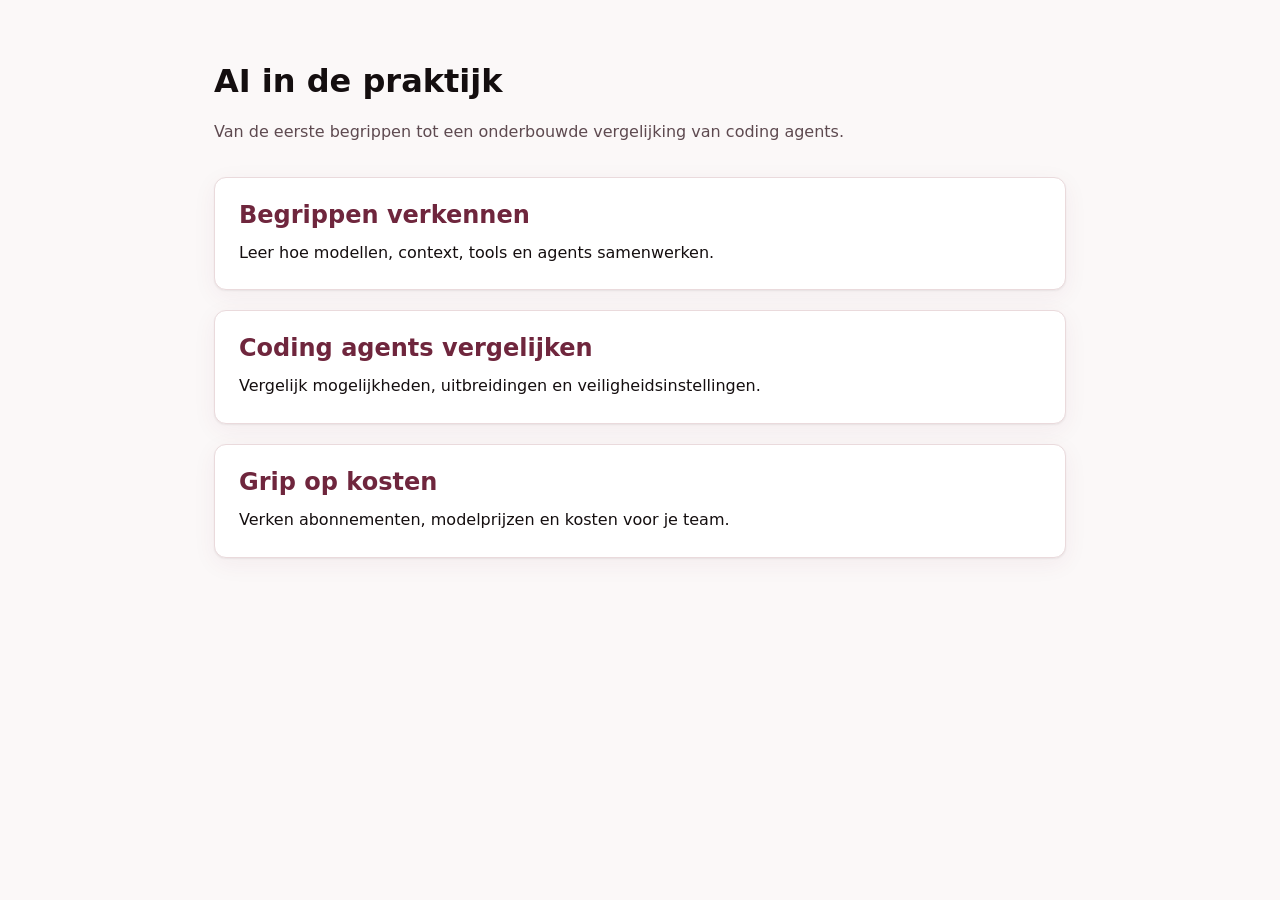
<file: index.html>
<!doctype html>
<html lang="nl">
<head>
  <meta charset="utf-8">
  <meta name="viewport" content="width=device-width, initial-scale=1">
  <meta name="description" content="Leer AI-begrippen kennen en vergelijk de mogelijkheden en kosten van coding agents.">
  <title>AI in de praktijk</title>
  <link rel="stylesheet" href="ai-basics/begrippen-interactief/css/basis.css">
  <style>
    body { margin: 0; }
    main { max-width: 900px; margin: 0 auto; padding: 64px 24px; }
    h1 { margin-bottom: 20px; }
    .inleiding { color: var(--muted); margin-bottom: 32px; }
    nav { display: grid; gap: 20px; }
    nav a { display: block; padding: 24px; border: 1px solid var(--line); border-radius: 12px; background: var(--surface); color: var(--ink); text-decoration: none; box-shadow: var(--shadow); }
    nav a:hover { border-color: var(--accent); }
    h2 { color: var(--deep-ink); margin-bottom: 12px; font-size: 24px; }
  </style>
</head>
<body>
  <main>
    <h1>AI in de praktijk</h1>
    <p class="inleiding">Van de eerste begrippen tot een onderbouwde vergelijking van coding agents.</p>
    <nav aria-label="Documentatie">
      <a href="ai-basics/begrippen-interactief/">
        <h2>Begrippen verkennen</h2>
        <p>Leer hoe modellen, context, tools en agents samenwerken.</p>
      </a>
      <a href="agent-comparison/">
        <h2>Coding agents vergelijken</h2>
        <p>Vergelijk mogelijkheden, uitbreidingen en veiligheidsinstellingen.</p>
      </a>
      <a href="cost/">
        <h2>Grip op kosten</h2>
        <p>Verken abonnementen, modelprijzen en kosten voor je team.</p>
      </a>
    </nav>
  </main>
</body>
</html>
</file>
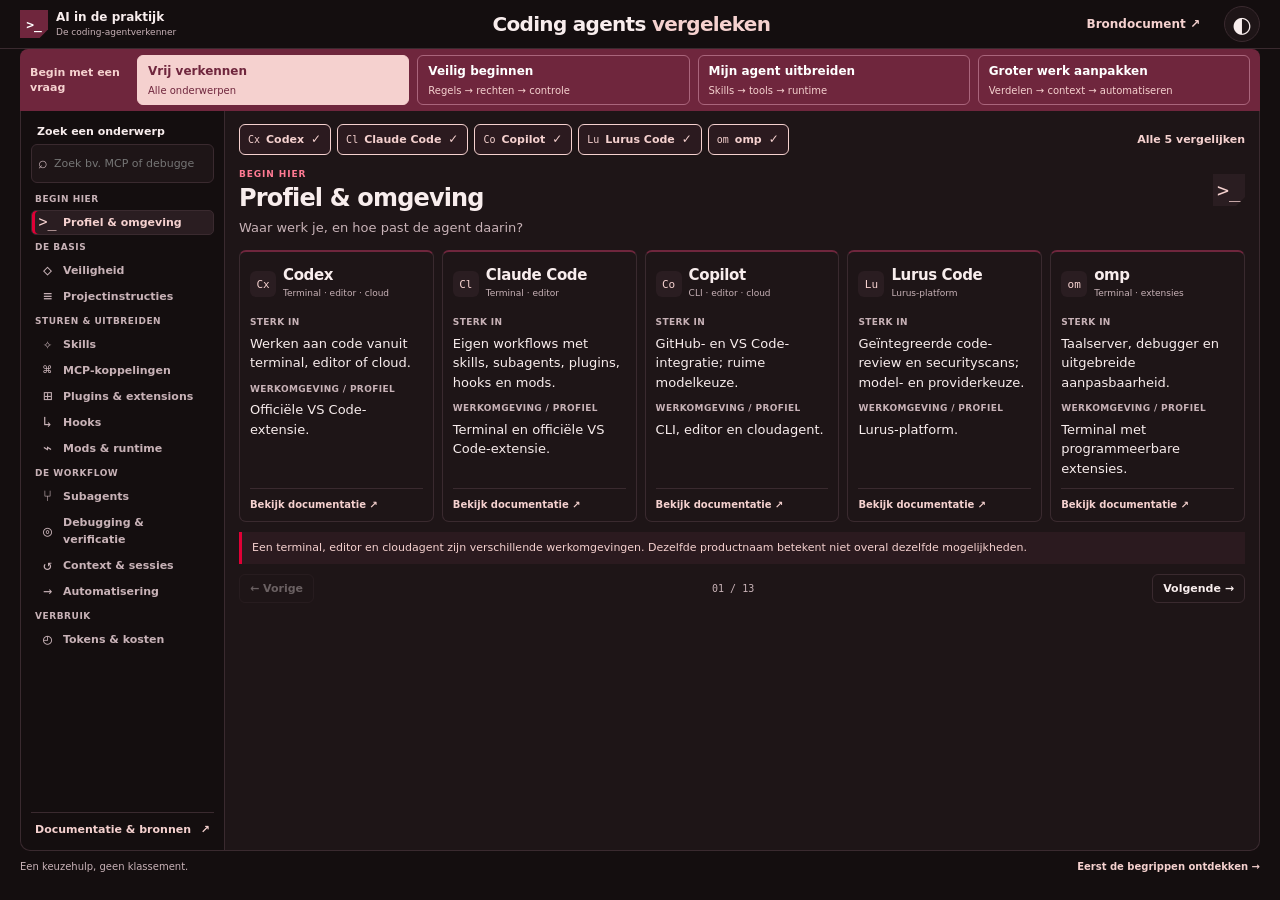
<file: agent-comparison/index.html>
<!doctype html>
<html lang="nl" data-theme="dark">
<head>
<meta charset="utf-8">
<meta name="viewport" content="width=device-width, initial-scale=1">
<title>Coding agents — vergelijk je werkwijze</title>
<meta name="description" content="Verken vijf coding agents met interactieve vergelijkingskaarten en routes rond veiligheid, uitbreidingen en samenwerken.">
<link rel="stylesheet" href="../ai-basics/begrippen-interactief/css/basis.css">
<link rel="stylesheet" href="css/vergelijking.css">
<script src="js/vergelijking.js" defer></script>
</head>
<body>
<a class="overslaan" href="#werkbank">Naar de vergelijking</a>
<header class="site-kop">
  <a class="site-naam" href="../ai-basics/begrippen-interactief/index.html"><span class="terminal-merk" aria-hidden="true">&gt;_</span><span>AI in de praktijk<small>De coding-agentverkenner</small></span></a>
  <h1>Coding agents <em>vergeleken</em></h1>
  <div class="kop-acties"><a href="Coding-agents-vergelijking-NL.md">Brondocument ↗</a><button id="thema" class="icoon-knop" type="button" aria-label="Lichte weergave inschakelen" hidden>◐</button></div>
</header>
<main>

  <section id="verkenner" hidden aria-label="Interactieve agentvergelijking">
    <div class="route-balk"><span class="route-label">Begin met een vraag</span><div id="routes" class="routes" role="group" aria-label="Kies een verkenroute"></div></div>
    <div class="werkbank" id="werkbank" tabindex="-1">
      <aside class="onderwerpen">
        <label class="zoek-label" for="zoekterm">Zoek een onderwerp</label>
        <div class="zoekvak"><span aria-hidden="true">⌕</span><input type="search" id="zoekterm" placeholder="Zoek bv. MCP of debugger" autocomplete="off"></div>
        <nav id="onderwerplijst" aria-label="Vergelijkingsonderwerpen"></nav>
        <p id="zoek-status" class="noot" role="status"></p>
        <button class="zij-bronnen" id="alle-bronnen" type="button">Documentatie & bronnen <span aria-hidden="true">↗</span></button>
      </aside>
      <div class="vergelijk-ruimte">
        <div class="selectie-balk">
          <div id="agentkeuze" class="agentkeuze" role="group" aria-label="Agents in de vergelijking"></div>
          <button class="tekst-knop" id="alle-agents" type="button">Alle 5 vergelijken</button>
        </div>
        <div id="route-stappen" class="route-stappen" hidden aria-label="Stappen in de verkenroute"></div>
        <section class="onderwerp-paneel" aria-labelledby="onderwerp-titel">
          <div class="paneel-kop"><div><p class="eyebrow" id="onderwerp-groep"></p><h2 id="onderwerp-titel"></h2></div><span class="onderwerp-symbool" id="onderwerp-symbool" aria-hidden="true"></span></div>
          <p class="onderwerp-vraag" id="onderwerp-vraag"></p>
          <div id="agentkaarten" class="agentkaarten" role="region" aria-label="Vergelijkingskaarten"></div>
          <div id="leeg" class="lege-staat" hidden><h3>Wie zet je naast elkaar?</h3><p>Selecteer hierboven minstens één agent om dit onderwerp te verkennen.</p><button class="knop primair" id="herstel-agents" type="button">Toon alle agents</button></div>
          <p class="aandachtspunt" id="aandachtspunt"></p>
          <div class="paneel-voet"><button class="stap-knop" id="vorige" type="button">← Vorige</button><span id="voortgang"></span><button class="stap-knop" id="volgende" type="button">Volgende →</button></div>
        </section>
        <p id="melding" class="sr-only" role="status" aria-live="polite" aria-atomic="true"></p>
      </div>
    </div>
  </section>

  <!-- De oorspronkelijke inhoud voedt de kaarten en blijft zonder JavaScript leesbaar. -->
  <div id="broninhoud">
    <noscript><p class="aandachtspunt">JavaScript is uitgeschakeld. Hieronder staat de volledige vergelijking als leestekst.</p></noscript>
<article class="vergelijk-kaart">
<h3>Profiel en werkomgeving</h3>
<div class="tabel-scroll" role="region" aria-label="Profiel en werkomgeving" tabindex="0">
<table><caption class="sr-only">Profiel en werkomgeving</caption>
<thead>
<tr><th scope="col">Agent</th><th scope="col">Sterk in</th><th scope="col">Werkomgeving / profiel</th></tr>
</thead>
<tbody>
<tr data-agent="Codex"><th scope="row">Codex</th><td>Werken aan code vanuit terminal, editor of cloud.</td><td>Officiële VS Code-extensie.</td></tr>

<tr data-agent="Claude Code"><th scope="row">Claude Code</th><td>Eigen workflows met skills, subagents, plugins, hooks en mods.</td><td>Terminal en officiële VS Code-extensie.</td></tr>

<tr data-agent="Copilot"><th scope="row">Copilot</th><td>GitHub- en VS Code-integratie; ruime modelkeuze.</td><td>CLI, editor en cloudagent.</td></tr>

<tr data-agent="Lurus Code"><th scope="row">Lurus Code</th><td>Geïntegreerde code-review en securityscans; model- en providerkeuze.</td><td>Lurus-platform.</td></tr>

<tr data-agent="omp"><th scope="row">omp</th><td>Taalserver, debugger en uitgebreide aanpasbaarheid.</td><td>Terminal met programmeerbare extensies.</td></tr>
</tbody></table>
</div></article>
<article class="vergelijk-kaart">
<h3>Veiligheid</h3>
<div class="tabel-scroll" role="region" aria-label="Veiligheid" tabindex="0">
<table><caption class="sr-only">Veiligheid</caption>
<thead>
<tr><th scope="col">Agent</th><th scope="col">Belangrijkste verschil</th></tr>
</thead>
<tbody>
<tr data-agent="Codex"><th scope="row">Codex</th><td>Afzonderlijke instellingen voor sandbox en goedkeuring; schrijfbevoegdheid is geen goedkeuring per edit. <a href="https://learn.chatgpt.com/docs/agent-approvals-security.md">Veiligheidsinstellingen</a></td></tr>

<tr data-agent="Claude Code"><th scope="row">Claude Code</th><td>Planmodus en instelbare toolrechten; mods draaien met de rechten van de gebruiker. <a href="https://code.claude.com/docs/en/permissions.md">Permissies</a> · <a href="https://code.claude.com/docs/en/plugins/mods/overview">Mods</a></td></tr>

<tr data-agent="Copilot"><th scope="row">Copilot</th><td>Rechten en goedkeuringen verschillen tussen CLI, editor en cloudagent. <a href="https://docs.github.com/en/copilot/reference/copilot-cli-reference/cli-command-reference">CLI</a></td></tr>

<tr data-agent="Lurus Code"><th scope="row">Lurus Code</th><td>Ask/Plan en instelbare permissies; Ask/Plan blokkeren niet automatisch alle processen. <a href="https://code.lurus.ai/en/docs/permissions/">Permissies</a></td></tr>

<tr data-agent="omp"><th scope="row">omp</th><td>Standaard YOLO; goedkeuring expliciet inschakelen met <code>--approval-mode always-ask-cached</code>. <a href="https://raw.githubusercontent.com/can1357/oh-my-pi/0b5c27ab24719c86a5986b95ee55f4e75bc1aaa0/docs/approval-mode.md">Approvalmodi</a></td></tr>
</tbody></table>
</div></article>
<article class="vergelijk-kaart">
<h3>Projectinstructies</h3>
<div class="tabel-scroll" role="region" aria-label="Projectinstructies" tabindex="0">
<table><caption class="sr-only">Projectinstructies</caption>
<thead>
<tr><th scope="col">Agent</th><th scope="col">Projectregels</th><th scope="col">Eigen prompt en stijl</th></tr>
</thead>
<tbody>
<tr data-agent="Codex"><th scope="row">Codex</th><td><code>AGENTS.md</code> en <code>AGENTS.override.md</code>.</td><td><code>developer_instructions</code> en <code>model_instructions_file</code>. <a class="bronverwijzing" href="#bron-1" aria-label="Bron 1">[1]</a></td></tr>

<tr data-agent="Claude Code"><th scope="row">Claude Code</th><td><code>CLAUDE.md</code>; ondersteuning voor <code>AGENTS.md</code> afhankelijk van versie.</td><td>Systeemprompt aanvullen of vervangen; output styles. <a class="bronverwijzing" href="#bron-2" aria-label="Bron 2">[2]</a></td></tr>

<tr data-agent="Copilot"><th scope="row">Copilot</th><td><code>AGENTS.md</code> en Copilot-instructies; verschilt per omgeving.</td><td>Custom instructions en custom agents. <a class="bronverwijzing" href="#bron-3" aria-label="Bron 3">[3]</a></td></tr>

<tr data-agent="Lurus Code"><th scope="row">Lurus Code</th><td><code>LURUS.md</code>; <code>AGENTS.md</code> expliciet importeren.</td><td>Projectregels en prompts voor custom agents. <a class="bronverwijzing" href="#bron-4" aria-label="Bron 4">[4]</a></td></tr>

<tr data-agent="omp"><th scope="row">omp</th><td>Meerdere conventies, met eigen laadprioriteiten.</td><td><code>SYSTEM.md</code>, <code>APPEND_SYSTEM.md</code>, templates en personality-presets. <a class="bronverwijzing" href="#bron-5" aria-label="Bron 5">[5]</a></td></tr>
</tbody></table>
</div></article>
<article class="vergelijk-kaart">
<h3>Skills</h3>
<div class="tabel-scroll" role="region" aria-label="Skills" tabindex="0">
<table><caption class="sr-only">Skills</caption>
<thead>
<tr><th scope="col">Agent</th><th scope="col">Ondersteuning en verschil</th></tr>
</thead>
<tbody>
<tr data-agent="Codex"><th scope="row">Codex</th><td>Skills, ook te bundelen in plugins. <a class="bronverwijzing" href="#bron-1" aria-label="Bron 1">[1]</a></td></tr>

<tr data-agent="Claude Code"><th scope="row">Claude Code</th><td>Skills, los of als onderdeel van plugins. <a class="bronverwijzing" href="#bron-2" aria-label="Bron 2">[2]</a></td></tr>

<tr data-agent="Copilot"><th scope="row">Copilot</th><td>Skills; CLI-plugins kunnen ze bundelen met agents en hooks. <a class="bronverwijzing" href="#bron-3" aria-label="Bron 3">[3]</a></td></tr>

<tr data-agent="Lurus Code"><th scope="row">Lurus Code</th><td>Skills en GitHub-pakketten; externe skills starten inactief. <a class="bronverwijzing" href="#bron-4" aria-label="Bron 4">[4]</a></td></tr>

<tr data-agent="omp"><th scope="row">omp</th><td>Skills met compatibiliteitsimports uit andere agentconventies. <a class="bronverwijzing" href="#bron-5" aria-label="Bron 5">[5]</a></td></tr>
</tbody></table>
</div></article>
<article class="vergelijk-kaart">
<h3>MCP</h3>
<div class="tabel-scroll" role="region" aria-label="MCP" tabindex="0">
<table><caption class="sr-only">MCP</caption>
<thead>
<tr><th scope="col">Agent</th><th scope="col">Ondersteuning en verschil</th></tr>
</thead>
<tbody>
<tr data-agent="Codex"><th scope="row">Codex</th><td>MCP-integratie, ook via plugins. <a class="bronverwijzing" href="#bron-1" aria-label="Bron 1">[1]</a></td></tr>

<tr data-agent="Claude Code"><th scope="row">Claude Code</th><td>MCP-integratie, los configureerbaar of gebundeld in plugins. <a class="bronverwijzing" href="#bron-2" aria-label="Bron 2">[2]</a></td></tr>

<tr data-agent="Copilot"><th scope="row">Copilot</th><td>MCP-integratie; configuratie verschilt tussen CLI, editor en cloud. <a class="bronverwijzing" href="#bron-3" aria-label="Bron 3">[3]</a></td></tr>

<tr data-agent="Lurus Code"><th scope="row">Lurus Code</th><td>MCP-integratie binnen de Lurus-workflow. <a class="bronverwijzing" href="#bron-4" aria-label="Bron 4">[4]</a></td></tr>

<tr data-agent="omp"><th scope="row">omp</th><td>MCP-integratie met automatische discovery. <a class="bronverwijzing" href="#bron-5" aria-label="Bron 5">[5]</a></td></tr>
</tbody></table>
</div></article>
<article class="vergelijk-kaart">
<h3>Plugins / extensions</h3>
<div class="tabel-scroll" role="region" aria-label="Plugins / extensions" tabindex="0">
<table><caption class="sr-only">Plugins / extensions</caption>
<thead>
<tr><th scope="col">Agent</th><th scope="col">Uitbreidingsvorm</th></tr>
</thead>
<tbody>
<tr data-agent="Codex"><th scope="row">Codex</th><td>Plugins voor onder meer skills, hooks en MCP-koppelingen. <a class="bronverwijzing" href="#bron-1" aria-label="Bron 1">[1]</a></td></tr>

<tr data-agent="Claude Code"><th scope="row">Claude Code</th><td>Plugins bundelen onder meer skills, agents, hooks, MCP en output styles. <a class="bronverwijzing" href="#bron-2" aria-label="Bron 2">[2]</a></td></tr>

<tr data-agent="Copilot"><th scope="row">Copilot</th><td>CLI-plugins en experimentele JavaScript-CLI-extensies; daarnaast VS Code-extensies. <a class="bronverwijzing" href="#bron-3" aria-label="Bron 3">[3]</a></td></tr>

<tr data-agent="Lurus Code"><th scope="row">Lurus Code</th><td>Installeerbare skill- en agentpakketten; geen gelijkwaardig algemeen extensiesysteem bevestigd. <a class="bronverwijzing" href="#bron-4" aria-label="Bron 4">[4]</a></td></tr>

<tr data-agent="omp"><th scope="row">omp</th><td>TypeScript/JavaScript-extensies voor tools, commando&#x27;s, interface en sessiegedrag. <a class="bronverwijzing" href="#bron-5" aria-label="Bron 5">[5]</a></td></tr>
</tbody></table>
</div></article>
<article class="vergelijk-kaart">
<h3>Hooks</h3>
<div class="tabel-scroll" role="region" aria-label="Hooks" tabindex="0">
<table><caption class="sr-only">Hooks</caption>
<thead>
<tr><th scope="col">Agent</th><th scope="col">Ondersteuning en verschil</th></tr>
</thead>
<tbody>
<tr data-agent="Codex"><th scope="row">Codex</th><td>Lifecycle-hooks via <code>hooks.json</code>, <code>config.toml</code> of plugins. <a class="bronverwijzing" href="#bron-1" aria-label="Bron 1">[1]</a></td></tr>

<tr data-agent="Claude Code"><th scope="row">Claude Code</th><td>Settings-hooks via shellcommando&#x27;s, HTTP of prompts; daarnaast interne functiehooks in mods. <a class="bronverwijzing" href="#bron-2" aria-label="Bron 2">[2]</a></td></tr>

<tr data-agent="Copilot"><th scope="row">Copilot</th><td>Hooks in de CLI en cloudagent; ook te bundelen in CLI-plugins. <a class="bronverwijzing" href="#bron-3" aria-label="Bron 3">[3]</a></td></tr>

<tr data-agent="Lurus Code"><th scope="row">Lurus Code</th><td>Eigen hooks voor workflowautomatisering. <a class="bronverwijzing" href="#bron-4" aria-label="Bron 4">[4]</a></td></tr>

<tr data-agent="omp"><th scope="row">omp</th><td>Eventhandlers in extensies, onder meer voor sessies, agentgedrag en toolcalls. <a class="bronverwijzing" href="#bron-5" aria-label="Bron 5">[5]</a></td></tr>
</tbody></table>
</div></article>
<article class="vergelijk-kaart">
<h3>Mods</h3>
<div class="tabel-scroll" role="region" aria-label="Mods" tabindex="0">
<table><caption class="sr-only">Mods</caption>
<thead>
<tr><th scope="col">Agent</th><th scope="col">Mods en vergelijkbare runtime-aanpassingen</th></tr>
</thead>
<tbody>
<tr data-agent="Codex"><th scope="row">Codex</th><td>Geen equivalent van Claude-mods bevestigd; wel plugins en lifecycle-hooks. <a class="bronverwijzing" href="#bron-1" aria-label="Bron 1">[1]</a></td></tr>

<tr data-agent="Claude Code"><th scope="row">Claude Code</th><td>Officiële JavaScript/TypeScript-mods binnen Claude Code: prompts en toolcalls onderscheppen of herschrijven, interactieve UI toevoegen en ingebouwde functies vervangen. Installatie via plugins. <a class="bronverwijzing" href="#bron-2" aria-label="Bron 2">[2]</a></td></tr>

<tr data-agent="Copilot"><th scope="row">Copilot</th><td>CLI-extensies voor eigen tools en slashcommando&#x27;s; gelijkwaardige UI- en runtime-overrides niet bevestigd. <a class="bronverwijzing" href="#bron-3" aria-label="Bron 3">[3]</a></td></tr>

<tr data-agent="Lurus Code"><th scope="row">Lurus Code</th><td>Geen equivalent van Claude-mods bevestigd; skill- en agentpakketten zijn geen runtime-mods. <a class="bronverwijzing" href="#bron-4" aria-label="Bron 4">[4]</a></td></tr>

<tr data-agent="omp"><th scope="row">omp</th><td>Vergelijkbare mogelijkheden via TypeScript/JavaScript-extensies: toolcalls onderscheppen, rendering aanpassen, commando&#x27;s en tools toevoegen en sessies beïnvloeden. <a class="bronverwijzing" href="#bron-5" aria-label="Bron 5">[5]</a></td></tr>
</tbody></table>
</div></article>
<article class="vergelijk-kaart">
<h3>Subagents / multi-agent</h3>
<div class="tabel-scroll" role="region" aria-label="Subagents / multi-agent" tabindex="0">
<table><caption class="sr-only">Subagents / multi-agent</caption>
<thead>
<tr><th scope="col">Agent</th><th scope="col">Ondersteuning en verschil</th></tr>
</thead>
<tbody>
<tr data-agent="Codex"><th scope="row">Codex</th><td>Parallelle subagents met eigen threads; custom agents met eigen instructies, model en redeneerinstelling. <a class="bronverwijzing" href="#bron-7" aria-label="Bron 7">[7]</a></td></tr>

<tr data-agent="Claude Code"><th scope="row">Claude Code</th><td>Subagents met eigen context, instructies en tools; dynamische workflows voor grotere groepen agents. <a class="bronverwijzing" href="#bron-8" aria-label="Bron 8">[8]</a></td></tr>

<tr data-agent="Copilot"><th scope="row">Copilot</th><td>Parallelle subagents via <code>/fleet</code>; ook niet-interactief met <code>--fleet</code>. <a class="bronverwijzing" href="#bron-9" aria-label="Bron 9">[9]</a></td></tr>

<tr data-agent="Lurus Code"><th scope="row">Lurus Code</th><td>Custom agents zijn read-only specialisten; aparte orchestrator met planner-, implementer- en reviewerrollen vereist ULTRA. <a class="bronverwijzing" href="#bron-10" aria-label="Bron 10">[10]</a></td></tr>

<tr data-agent="omp"><th scope="row">omp</th><td>Parallelle subagents met eigen model en tools; gestructureerde resultaten en een Agent Hub om werk te volgen en bij te sturen. <a class="bronverwijzing" href="#bron-11" aria-label="Bron 11">[11]</a></td></tr>
</tbody></table>
</div></article>
<article class="vergelijk-kaart">
<h3>Debugging en verificatie</h3>
<div class="tabel-scroll" role="region" aria-label="Debugging en verificatie" tabindex="0">
<table><caption class="sr-only">Debugging en verificatie</caption>
<thead>
<tr><th scope="col">Agent</th><th scope="col">Ondersteuning en verschil</th></tr>
</thead>
<tbody>
<tr data-agent="Codex"><th scope="row">Codex</th><td>Tests en checks via terminalopdrachten; aparte review van wijzigingen via <code>/review</code> of <code>codex review</code>. <a class="bronverwijzing" href="#bron-7" aria-label="Bron 7">[7]</a></td></tr>

<tr data-agent="Claude Code"><th scope="row">Claude Code</th><td>Tests via de shell; browsercontrole via Claude in Chrome, inclusief consolelogs, DOM en gebruikersflows. <a class="bronverwijzing" href="#bron-8" aria-label="Bron 8">[8]</a></td></tr>

<tr data-agent="Copilot"><th scope="row">Copilot</th><td>Tests via agenttools; CLI-browserautomatisering via Playwright-MCP en een aparte code-reviewagent. <a class="bronverwijzing" href="#bron-9" aria-label="Bron 9">[9]</a></td></tr>

<tr data-agent="Lurus Code"><th scope="row">Lurus Code</th><td>Debugmodus, testgeneratie en TDD-workflows; ingebouwde code-review en securityscans. Debugmodus is niet hetzelfde als een aangesloten debugger. <a class="bronverwijzing" href="#bron-10" aria-label="Bron 10">[10]</a></td></tr>

<tr data-agent="omp"><th scope="row">omp</th><td>Ingebouwde DAP-debugger voor onder meer breakpoints, stepping en variabeleninspectie; daarnaast taalserverdiagnostiek en tests via de shell. <a class="bronverwijzing" href="#bron-11" aria-label="Bron 11">[11]</a></td></tr>
</tbody></table>
</div></article>
<article class="vergelijk-kaart">
<h3>Context- en sessiebeheer</h3>
<div class="tabel-scroll" role="region" aria-label="Context- en sessiebeheer" tabindex="0">
<table><caption class="sr-only">Context- en sessiebeheer</caption>
<thead>
<tr><th scope="col">Agent</th><th scope="col">Ondersteuning en verschil</th></tr>
</thead>
<tbody>
<tr data-agent="Codex"><th scope="row">Codex</th><td>Sessies hervatten met <code>resume</code>, vertakken met <code>fork</code> en context samenvatten met <code>/compact</code>. <a class="bronverwijzing" href="#bron-7" aria-label="Bron 7">[7]</a></td></tr>

<tr data-agent="Claude Code"><th scope="row">Claude Code</th><td>Sessies hervatten en kopiëren met <code>--resume</code> en <code>--fork-session</code>; automatische of handmatige compactie en blijvend projectgeheugen. <a class="bronverwijzing" href="#bron-8" aria-label="Bron 8">[8]</a></td></tr>

<tr data-agent="Copilot"><th scope="row">Copilot</th><td><code>/resume</code>, <code>/fork</code>, <code>/compact</code> en <code>/context</code>; sessiezijbalk voor wisselen tussen gesprekken. <a class="bronverwijzing" href="#bron-9" aria-label="Bron 9">[9]</a></td></tr>

<tr data-agent="Lurus Code"><th scope="row">Lurus Code</th><td>Sessies hervatten, terugzoeken over projecten, context compacten en geheugen beheren; <code>/rewind chat</code> draait geen bestandswijzigingen terug. <a class="bronverwijzing" href="#bron-10" aria-label="Bron 10">[10]</a></td></tr>

<tr data-agent="omp"><th scope="row">omp</th><td>Hervatten en vertakken, sessies uit Claude Code en Codex importeren, compactie en samenvattingen bij het wisselen van gesprekstak. <a class="bronverwijzing" href="#bron-11" aria-label="Bron 11">[11]</a></td></tr>
</tbody></table>
</div></article>
<article class="vergelijk-kaart">
<h3>Automatisering / headless</h3>
<div class="tabel-scroll" role="region" aria-label="Automatisering / headless" tabindex="0">
<table><caption class="sr-only">Automatisering / headless</caption>
<thead>
<tr><th scope="col">Agent</th><th scope="col">Ondersteuning en verschil</th></tr>
</thead>
<tbody>
<tr data-agent="Codex"><th scope="row">Codex</th><td><code>codex exec</code> voor scripts en CI, JSONL-events en hervatbare runs; SDK en app-server voor integraties. <a class="bronverwijzing" href="#bron-7" aria-label="Bron 7">[7]</a></td></tr>

<tr data-agent="Claude Code"><th scope="row">Claude Code</th><td><code>claude -p</code>, JSON/streaming en schema-uitvoer; Agent SDK voor Python en TypeScript. <a class="bronverwijzing" href="#bron-8" aria-label="Bron 8">[8]</a></td></tr>

<tr data-agent="Copilot"><th scope="row">Copilot</th><td><code>copilot -p</code>, JSONL-uitvoer en <code>copilot workflow run</code> voor geregistreerde workflows. <a class="bronverwijzing" href="#bron-9" aria-label="Bron 9">[9]</a></td></tr>

<tr data-agent="Lurus Code"><th scope="row">Lurus Code</th><td>Single prompts, batchbestanden, een langdurige <code>--pipe</code>-verbinding en aparte review-/securitycommando&#x27;s voor CI; JSON-uitvoer is NDJSON. <a class="bronverwijzing" href="#bron-10" aria-label="Bron 10">[10]</a></td></tr>

<tr data-agent="omp"><th scope="row">omp</th><td><code>omp -p</code>, JSON-events, RPC en ACP; Bun-SDK voor directe aansturing van sessies en tools. <a class="bronverwijzing" href="#bron-11" aria-label="Bron 11">[11]</a></td></tr>
</tbody></table>
</div></article>
<article class="vergelijk-kaart">
<h3>Tokens en kosten</h3>
<div class="tabel-scroll" role="region" aria-label="Tokens en kosten" tabindex="0">
<table><caption class="sr-only">Tokens en kosten</caption>
<thead>
<tr><th scope="col">Agent</th><th scope="col">Praktisch verschil</th></tr>
</thead>
<tbody>
<tr data-agent="Codex"><th scope="row">Codex</th><td>Context- en gebruiksinformatie beschikbaar. <a class="bronverwijzing" href="#bron-6" aria-label="Bron 6">[6]</a></td></tr>

<tr data-agent="Claude Code"><th scope="row">Claude Code</th><td>Kosteninzicht; skills, plugins en subagents kunnen extra verbruik meebrengen. <a class="bronverwijzing" href="#bron-6" aria-label="Bron 6">[6]</a></td></tr>

<tr data-agent="Copilot"><th scope="row">Copilot</th><td>Tokengebaseerde AI Credits volgens de aangehaalde documentatie. <a class="bronverwijzing" href="#bron-6" aria-label="Bron 6">[6]</a></td></tr>

<tr data-agent="Lurus Code"><th scope="row">Lurus Code</th><td>Toont tokens en kosten; providerprijzen, opslag en credits afzonderlijk vergelijken. <a class="bronverwijzing" href="#bron-6" aria-label="Bron 6">[6]</a></td></tr>

<tr data-agent="omp"><th scope="row">omp</th><td>Samengevatte reads en programmeerbare toolcalls; cache warming kan extra achtergrondverzoeken veroorzaken. <a class="bronverwijzing" href="#bron-6" aria-label="Bron 6">[6]</a></td></tr>
</tbody></table>
</div></article>
    <section id="bronnen"><h2>Bronnen</h2><p>Geen betrouwbaar gezamenlijk klassement voor snelheid, kwaliteit of tokenverbruik beschikbaar. Functies veranderen: controleer de gelinkte documentatie.</p><ul class="bronnen-lijst">
<li id="bron-1"><strong>[1] Codex:</strong> <a href="https://learn.chatgpt.com/docs/config-file/config-reference.md">Configuratie</a> · <a href="https://learn.chatgpt.com/docs/agent-configuration/agents-md.md">AGENTS.md</a> · <a href="https://developers.openai.com/codex/hooks">Hooks en pluginhooks</a></li>
<li id="bron-2"><strong>[2] Claude Code:</strong> <a href="https://code.claude.com/docs/en/memory.md">Projectregels</a> · <a href="https://code.claude.com/docs/en/features-overview.md">Uitbreidingen</a> · <a href="https://code.claude.com/docs/en/plugins/overview">Plugins</a> · <a href="https://code.claude.com/docs/en/hooks">Hooks</a> · <a href="https://code.claude.com/docs/en/plugins/mods/overview">Mods</a> · <a href="https://claude.com/resources/articles/claude-code-mods">Aankondiging mods</a> · <a href="https://code.claude.com/docs/en/output-styles">Output styles</a></li>
<li id="bron-3"><strong>[3] Copilot:</strong> <a href="https://docs.github.com/en/copilot/reference/copilot-cli-reference/cli-command-reference">CLI</a> · <a href="https://docs.github.com/en/copilot/how-tos/copilot-cli/customize-copilot/add-custom-instructions">Instructies</a> · <a href="https://docs.github.com/en/enterprise-cloud@latest/copilot/concepts/agents/copilot-cli/about-cli-plugins">Plugins</a> · <a href="https://docs.github.com/en/copilot/concepts/agents/copilot-cli/about-cli-extensions">Extensies</a> · <a href="https://docs.github.com/en/copilot/concepts/customizations/hooks">Hooks</a></li>
<li id="bron-4"><strong>[4] Lurus Code:</strong> <a href="https://code.lurus.ai/en/docs/rules-memory/">Projectregels</a> · <a href="https://code.lurus.ai/en/docs/custom-agents/">Custom agents</a> · <a href="https://code.lurus.ai/en/docs/skills/">Skills en pakketten</a> · <a href="https://code.lurus.ai/en/features/hooks/">Hooks</a> · <a href="https://code.lurus.ai/en/features/mcp/">MCP</a></li>
<li id="bron-5"><strong>[5] omp:</strong> <a href="https://raw.githubusercontent.com/can1357/oh-my-pi/0b5c27ab24719c86a5986b95ee55f4e75bc1aaa0/docs/system-prompt-customization.md">Prompts en persoonlijkheid</a> · <a href="https://raw.githubusercontent.com/can1357/oh-my-pi/0b5c27ab24719c86a5986b95ee55f4e75bc1aaa0/docs/context-files.md">Contextbestanden</a> · <a href="https://raw.githubusercontent.com/can1357/oh-my-pi/0b5c27ab24719c86a5986b95ee55f4e75bc1aaa0/docs/extensions.md">Extensies en events</a></li>
<li id="bron-6"><strong>[6] Tokens en kosten:</strong> <a href="https://learn.chatgpt.com/docs/developer-commands.md?surface=cli">Codex</a> · <a href="https://code.claude.com/docs/en/costs.md">Claude Code</a> · <a href="https://docs.github.com/en/copilot/concepts/billing-and-usage/individuals/billing">Copilot</a> · <a href="https://code.lurus.ai/en/docs/models-costs/">Lurus</a> · <a href="https://raw.githubusercontent.com/can1357/oh-my-pi/0b5c27ab24719c86a5986b95ee55f4e75bc1aaa0/docs/settings.md">omp</a></li>
<li id="bron-7"><strong>[7] Codex-workflows:</strong> <a href="https://learn.chatgpt.com/docs/agent-configuration/subagents.md">Subagents</a> · <a href="https://learn.chatgpt.com/docs/developer-commands.md?surface=cli">CLI, review en sessies</a> · <a href="https://learn.chatgpt.com/docs/codex-sdk.md">SDK</a> · <a href="https://learn.chatgpt.com/docs/app-server.md">App-server</a></li>
<li id="bron-8"><strong>[8] Claude Code-workflows:</strong> <a href="https://code.claude.com/docs/en/features-overview.md">Subagents en dynamische workflows</a> · <a href="https://code.claude.com/docs/en/chrome.md">Chrome</a> · <a href="https://code.claude.com/docs/en/sessions.md">Sessies</a> · <a href="https://code.claude.com/docs/en/context-window.md">Contextbeheer</a> · <a href="https://code.claude.com/docs/en/headless.md">Headless en SDK</a></li>
<li id="bron-9"><strong>[9] Copilot-workflows:</strong> <a href="https://docs.github.com/en/copilot/reference/copilot-cli-reference/cli-command-reference">CLI-referentie: fleet, sessies, Playwright en programmatisch gebruik</a></li>
<li id="bron-10"><strong>[10] Lurus Code-workflows:</strong> <a href="https://code.lurus.ai/en/docs/cli-commands/">CLI-referentie: tests, context, orchestration en automatisering</a> · <a href="https://code.lurus.ai/en/docs/custom-agents/">Custom-agentbeperkingen</a></li>
<li id="bron-11"><strong>[11] omp-workflows:</strong> <a href="https://github.com/can1357/oh-my-pi/blob/0b5c27ab24719c86a5986b95ee55f4e75bc1aaa0/README.md">Debugger en subagents</a> · <a href="https://raw.githubusercontent.com/can1357/oh-my-pi/0b5c27ab24719c86a5986b95ee55f4e75bc1aaa0/docs/cli-reference.md">CLI en sessies</a> · <a href="https://raw.githubusercontent.com/can1357/oh-my-pi/0b5c27ab24719c86a5986b95ee55f4e75bc1aaa0/docs/task-agent-discovery.md">Agentconfiguratie</a> · <a href="https://raw.githubusercontent.com/can1357/oh-my-pi/0b5c27ab24719c86a5986b95ee55f4e75bc1aaa0/docs/compaction.md">Compactie</a> · <a href="https://raw.githubusercontent.com/can1357/oh-my-pi/0b5c27ab24719c86a5986b95ee55f4e75bc1aaa0/docs/sdk.md">SDK</a></li>
    </ul></section>
  </div>
</main>
<dialog id="bronnen-dialoog" aria-labelledby="bronnen-titel">
  <div class="dialoog-kop"><div><p class="eyebrow">Controleer het bij de bron</p><h2 id="bronnen-titel">Documentatie</h2></div><button class="icoon-knop" id="sluit-bronnen" aria-label="Bronnen sluiten" type="button">×</button></div>
  <p class="dialoog-uitleg">Verwijzingen uit het brondocument. Productfuncties kunnen veranderen; dit is geen live inventaris.</p>
  <div id="bronnen-inhoud"></div>
</dialog>
<footer><span>Een keuzehulp, geen klassement.</span><a href="../ai-basics/begrippen-interactief/index.html">Eerst de begrippen ontdekken →</a></footer>
</body>
</html>
</file>
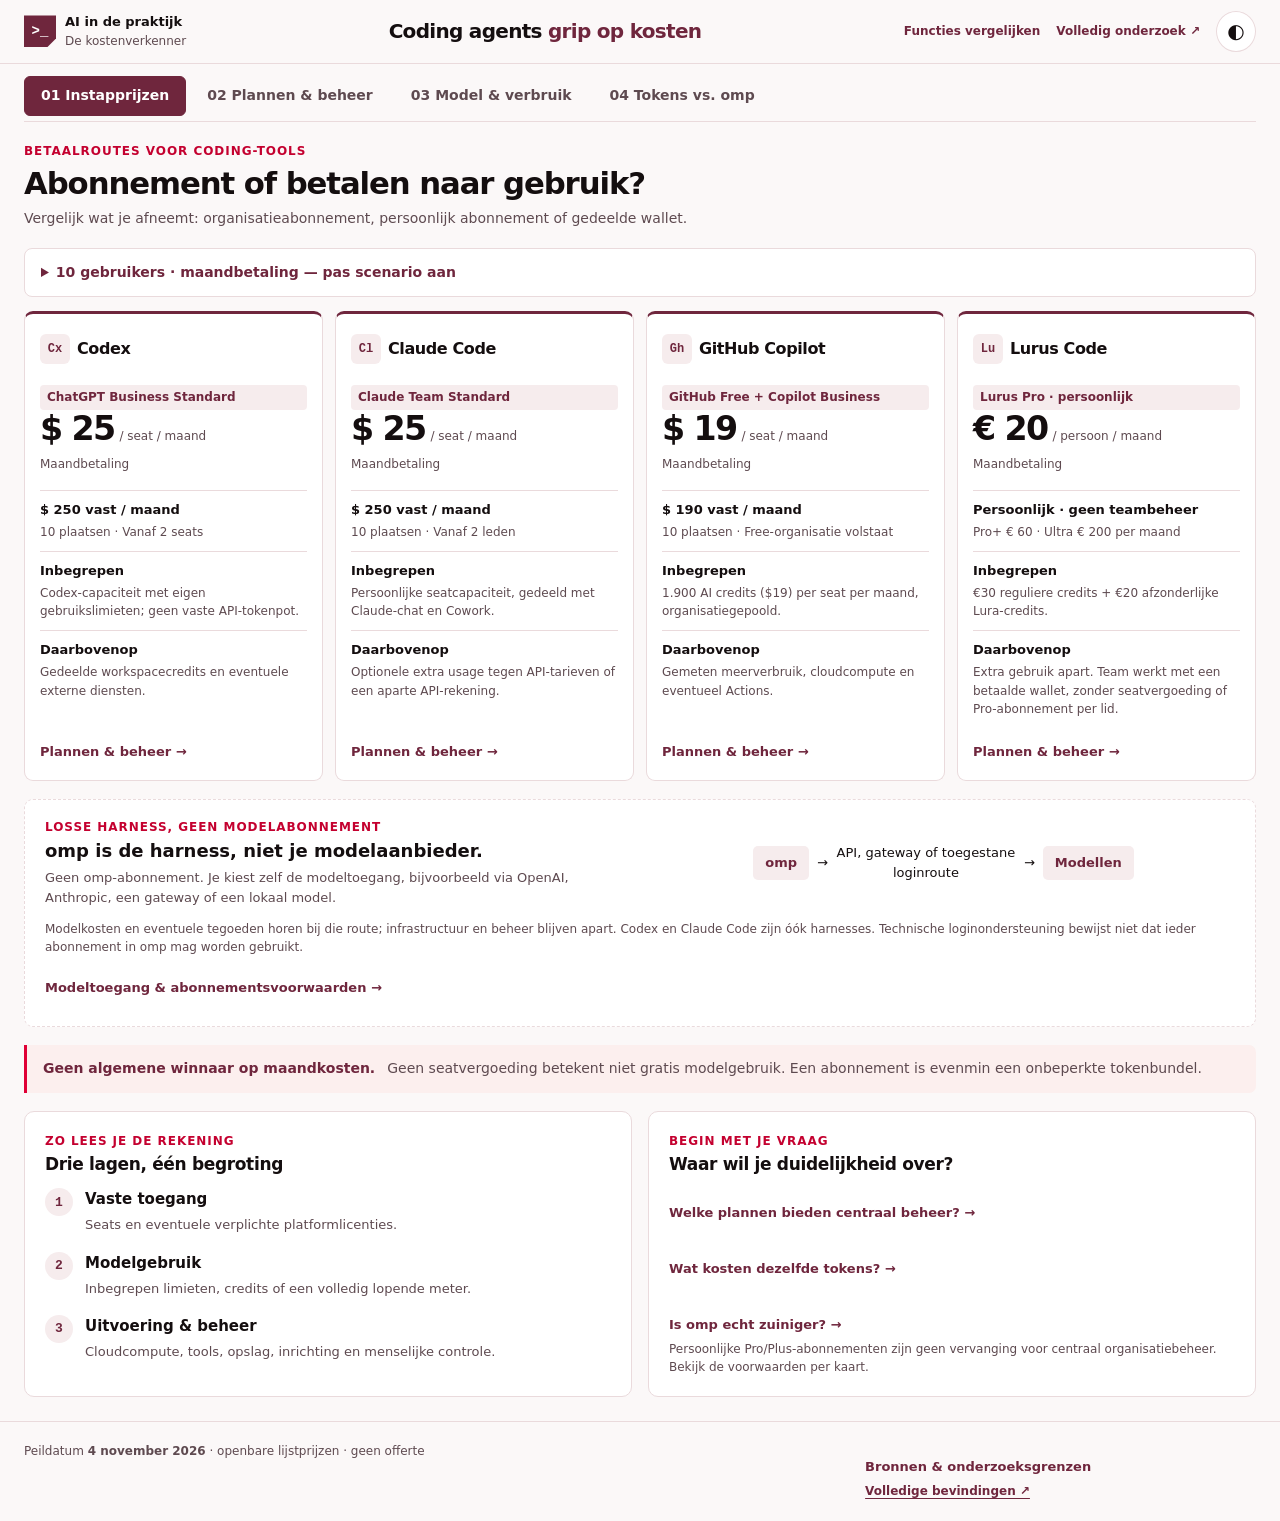
<file: cost/index.html>
<!doctype html>
<html lang="nl" data-theme="light">
<head>
<meta charset="utf-8">
<meta name="viewport" content="width=device-width, initial-scale=1">
<meta name="description" content="Vergelijk de organisatiekosten van Codex, Claude Code, Copilot, Lurus en omp. Verken seats, Copilot-combinaties, modelprijzen en tokenonderzoek met interactieve rekenhulpen.">
<title>Coding agents — grip op kosten</title>
<link rel="stylesheet" href="../ai-basics/begrippen-interactief/css/basis.css">
<link rel="stylesheet" href="css/kosten.css">
<script src="js/gegevens.js" defer></script>
<script src="js/kosten.js" defer></script>
</head>
<body>
<a class="overslaan" href="#inhoud">Naar de kostenvergelijking</a>
<header class="site-kop">
  <a class="site-naam" href="../ai-basics/begrippen-interactief/index.html" aria-label="AI in de praktijk: begrippen"><span class="terminal-merk" aria-hidden="true">&gt;_</span><span>AI in de praktijk<small>De kostenverkenner</small></span></a>
  <h1>Coding agents <em>grip op kosten</em></h1>
  <div class="kop-acties"><a href="../agent-comparison/index.html">Functies vergelijken</a><a href="README.md">Volledig onderzoek ↗</a><button id="thema" class="icoon-knop" type="button" aria-label="Donkere weergave inschakelen" hidden>◐</button></div>
</header>
<main class="wrap-kosten" id="inhoud" tabindex="-1">
  <noscript><p class="hint">Deze verkenner gebruikt JavaScript voor kaarten en berekeningen. <a href="README.md">Lees alle bevindingen en bronnen in het kostendocument.</a></p></noscript>
  <nav class="weergaven" aria-label="Kostenonderwerpen" hidden>
    <button class="weergave-knop" type="button" data-view="instap" aria-current="true" aria-controls="instap">01 <span>Instapprijzen</span></button>
    <button class="weergave-knop" type="button" data-view="plannen" aria-controls="plannen">02 <span>Plannen & beheer</span></button>
    <button class="weergave-knop" type="button" data-view="modellen" aria-controls="modellen">03 <span>Model & verbruik</span></button>
    <button class="weergave-knop" type="button" data-view="bewijs" aria-controls="bewijs">04 <span>Tokens vs. omp</span></button>
  </nav>

  <section id="instap" class="paneel" aria-labelledby="instap-titel">
    <div class="sectie-kop"><div><p class="eyebrow">Betaalroutes voor coding-tools</p><h2 id="instap-titel">Abonnement of betalen naar gebruik?</h2><p class="subtitel">Vergelijk wat je afneemt: organisatieabonnement, persoonlijk abonnement of gedeelde wallet.</p></div></div>
    <details class="verdieping" id="instap-scenario" hidden>
      <summary id="instap-samenvatting">10 gebruikers · maandbetaling — pas scenario aan</summary>
      <div class="instellingen" id="instap-controls">
        <label class="veld" for="teamgrootte"><span>Gebruikers</span><input id="teamgrootte" type="number" min="1" max="10000" step="1" value="10" inputmode="numeric"></label>
        <fieldset class="keuze"><legend>Betaalritme</legend><div class="segment" id="betaalritme"><button type="button" data-annual="false" aria-pressed="true">Maandelijks</button><button type="button" data-annual="true" aria-pressed="false">Jaarbetaling</button></div></fieldset>
        <p class="mini-noot">Het aantal rekent de drie organisatieabonnementen door. Lurus toont de persoonlijke Pro-instap, geen teamtotaal. Alle betaalroutes staan bij Plannen & beheer. Jaarprijzen alleen waar gepubliceerd; USD en EUR blijven apart. Zonder btw, wisselkoers of gebruikskosten.</p>
      </div>
    </details>
    <p id="instap-fout" class="foutmelding" role="alert" hidden></p>
    <div id="prijskaarten" class="prijskaarten" aria-label="Instapprijs en betaalroute per product"></div>
    <article class="harness-keuze" aria-labelledby="omp-keuze-titel">
      <div><p class="eyebrow">Losse harness, geen modelabonnement</p><h3 id="omp-keuze-titel">omp is de harness, niet je modelaanbieder.</h3><p>Geen omp-abonnement. Je kiest zelf de modeltoegang, bijvoorbeeld via OpenAI, Anthropic, een gateway of een lokaal model.</p></div>
      <div class="harness-route" role="img" aria-label="omp koppelt via een gekozen toegangsroute aan modellen"><strong>omp</strong><span aria-hidden="true">→</span><span>API, gateway of toegestane loginroute</span><span aria-hidden="true">→</span><strong>Modellen</strong></div>
      <p class="mini-noot">Modelkosten en eventuele tegoeden horen bij die route; infrastructuur en beheer blijven apart. Codex en Claude Code zijn óók harnesses. Technische loginondersteuning bewijst niet dat ieder abonnement in omp mag worden gebruikt.</p>
      <button class="detail-knop" id="omp-details" type="button" hidden>Modeltoegang & abonnementsvoorwaarden →</button>
    </article>
    <div class="hint"><strong>Geen algemene winnaar op maandkosten.</strong><p>Geen seatvergoeding betekent niet gratis modelgebruik. Een abonnement is evenmin een onbeperkte tokenbundel.</p></div>
    <div class="split">
      <article class="uitlegkaart"><p class="eyebrow">Zo lees je de rekening</p><h3>Drie lagen, één begroting</h3><div class="stappen"><div class="stap"><span class="stap-nummer">1</span><div><strong>Vaste toegang</strong><p>Seats en eventuele verplichte platformlicenties.</p></div></div><div class="stap"><span class="stap-nummer">2</span><div><strong>Modelgebruik</strong><p>Inbegrepen limieten, credits of een volledig lopende meter.</p></div></div><div class="stap"><span class="stap-nummer">3</span><div><strong>Uitvoering & beheer</strong><p>Cloudcompute, tools, opslag, inrichting en menselijke controle.</p></div></div></div></article>
      <article class="uitlegkaart"><p class="eyebrow">Begin met je vraag</p><h3>Waar wil je duidelijkheid over?</h3><div class="stappen"><button class="detail-knop" type="button" data-open-view="plannen">Welke plannen bieden centraal beheer? <span aria-hidden="true">→</span></button><button class="detail-knop" type="button" data-open-view="modellen">Wat kosten dezelfde tokens? <span aria-hidden="true">→</span></button><button class="detail-knop" type="button" data-open-view="bewijs">Is omp echt zuiniger? <span aria-hidden="true">→</span></button></div><p class="mini-noot">Persoonlijke Pro/Plus-abonnementen zijn geen vervanging voor centraal organisatiebeheer. Bekijk de voorwaarden per kaart.</p></article>
    </div>
  </section>

  <section id="plannen" class="paneel" aria-labelledby="plannen-titel" hidden>
    <div class="sectie-kop"><div><p class="eyebrow">Dezelfde vragen, per product</p><h2 id="plannen-titel">Welke betaalroute past bij je team?</h2><p class="subtitel">Bekijk plannen, inbegrepen gebruik en centraal beheer. Kies een product voor de details.</p></div></div>
    <div class="product-keuze" role="group" aria-label="Kies een product">
      <button class="chip" type="button" data-product="codex" aria-pressed="true" aria-controls="product-dossier">Codex</button>
      <button class="chip" type="button" data-product="claude" aria-pressed="false" aria-controls="product-dossier">Claude Code</button>
      <button class="chip" type="button" data-product="copilot" aria-pressed="false" aria-controls="product-copilot">GitHub Copilot</button>
      <button class="chip" type="button" data-product="lurus" aria-pressed="false" aria-controls="product-dossier">Lurus Code</button>
    </div>
    <section id="product-dossier" aria-labelledby="product-titel">
      <h3 class="product-titel" id="product-titel"></h3>
      <div class="hint"><strong>Centraal beheer</strong><p id="product-beheer"></p></div>
      <div class="tabel-scroll" tabindex="0" role="region" aria-label="Plannen en beheer van het gekozen product">
        <table class="product-plannen"><caption id="product-tabeltitel"></caption><thead><tr><th scope="col">Betaalroute</th><th scope="col">Maandbetaling</th><th scope="col">Jaarbetaling</th><th scope="col">Gebruik & beheer</th></tr></thead><tbody id="product-planregels"></tbody></table>
      </div>
      <p class="mini-noot">Vaste bedragen per gebruiker per maand, exclusief extra gebruik en btw. Jaarprijzen vereisen jaarbetaling; — betekent geen bevestigd jaartarief. API- en walletgebruik hebben geen vaste seatprijs.</p>
      <div class="bron-links" id="product-bronnen"></div>
      <button class="detail-knop" id="product-voorwaarden" type="button">Alle voorwaarden, limieten & alternatieven →</button>
    </section>
    <section id="product-copilot" aria-labelledby="copilot-titel" hidden>
    <h3 class="product-titel" id="copilot-titel">GitHub Copilot: kies op functies</h3>
    <p class="copilot-basis"><strong>Bij alle combinaties:</strong> centraal Copilot-beheer, Copilot CLI en VS Code-autocompletion. CLI, chat en agents gebruiken AI credits; inline completions en next-edit suggestions niet.</p>
    <div class="copilot-keuze-layout" id="copilot-keuze-layout">
    <form id="copilot-form" class="copilot-profiel">
      <fieldset class="copilot-vereisten"><legend>1. Welke functies heb je nodig?</legend>
        <p class="mini-noot">Alle aangevinkte eisen gelden tegelijk. Alleen bevestigde mogelijkheden tellen als match.</p>
        <div id="copilot-functies" class="copilot-functies"></div>
        <div class="copilot-voorkeuren">
          <label class="veld" for="copilot-betaling"><span>AI-betaling</span><select id="copilot-betaling"><option value="any">Geen voorkeur</option><option value="included">Met inbegrepen AI-tegoed</option><option value="metered">Alle AI-gebruik apart betalen</option></select></label>
          <div><label class="check-veld"><input id="copilot-sales" type="checkbox"><span>Toon ook routes via een accountteam</span></label><p class="mini-noot">Access en Standalone vereisen toelating tot het sales-managed aanbod. Aanvinken is geen bewijs dat je in aanmerking komt.</p></div>
        </div>
        <details class="verdieping" id="copilot-gebruik"><summary id="copilot-gebruik-samenvatting">AI-gebruik: $19 per persoon / maand — pas aan</summary><div class="details-inhoud">
          <label class="veld" for="ai-gebruik"><span>Aangenomen AI-gebruik per persoon / maand (USD)</span><input id="ai-gebruik" type="number" min="0" max="1000000" step="any" value="19" inputmode="decimal"></label>
          <p class="mini-noot">Verbruikswaarde vóór inbegrepen credits. Jouw aanname, geen voorspelling uit tokens of werkdagen.</p>
          <div class="chip-rij" role="group" aria-label="Voorbeeld van maandgebruik"><button class="chip" type="button" data-usage="5">Licht · $5</button><button class="chip" type="button" data-usage="19">$19</button><button class="chip" type="button" data-usage="50">Intensief · $50</button></div>
        </div></details>
      </fieldset>
    </form>
    <div class="copilot-resultaten">
      <fieldset class="copilot-scenario"><legend>2. Voor hoeveel gebruikers?</legend>
        <label class="veld" for="aantal-gebruikers"><span>Aantal gebruikers</span><input id="aantal-gebruikers" type="number" min="1" max="10000" value="10" step="1" inputmode="numeric"></label>
        <p class="mini-noot">Iedereen krijgt Copilot én het GitHub-platform van de gekozen combinatie. De vergelijking toont de volledige kosten, niet alleen een toeslag op bestaande licenties.</p>
      </fieldset>
      <p class="foutmelding" id="copilot-fout" role="alert" hidden></p>
    <div class="vergelijk-kop"><h4>3. Vergelijk passende combinaties</h4><p id="copilot-matches" role="status"></p></div>
    <div class="hint" id="copilot-geen" hidden><strong>Geen passende combinatie.</strong><p>Alle vereisten moeten tegelijk bevestigd zijn. Voor volledig verbruiksgebaseerde AI-betaling moet je ook de routes via een accountteam tonen; toelating blijft vereist.</p></div>
    <div class="tabel-scroll copilot-matrix" id="copilot-vergelijking" tabindex="0" role="region" aria-label="Passende Copilot-combinaties naast elkaar">
      <table><caption id="copilot-vergelijk-titel"></caption><thead id="copilot-matrix-kop"></thead><tbody id="copilot-matrix-regels"></tbody></table>
    </div>
    <p class="mini-noot" id="copilot-onbevestigd" hidden>SAML/SCIM voor Standalone is niet bevestigd in de bekeken bron: dat is geen bewezen afwezigheid, maar telt niet als match wanneer je SSO vereist. Standalone zelf bevat geen GitHub-repositoryrechten.</p>
    <details class="verdieping" id="copilot-details">
      <summary id="copilot-details-samenvatting">Berekening & beheer van de gekozen combinatie</summary>
      <article class="resultaatkaart" aria-labelledby="copilot-resultaat-titel">
        <h4 id="copilot-resultaat-titel">GitHub Free + Copilot Business</h4>
        <p class="totaal-label">Totaal per maand</p><p class="totaal-bedrag" id="copilot-totaal">—</p><p class="totaal-noot">Volledige platformkosten + Copilot + AI-meerverbruik. Exclusief compute, btw en andere diensten. Geen bevestigd jaarabonnement of jaarkorting.</p>
        <dl class="rekening"><div><dt>GitHub-platform</dt><dd id="kosten-platform">—</dd></div><div><dt>Copilot-licenties</dt><dd id="kosten-seats">—</dd></div><div><dt>AI-gebruik boven tegoed</dt><dd id="kosten-over">—</dd></div></dl>
        <p class="callout-klein" id="copilot-tegoed"></p><p class="callout-klein" id="copilot-toelating" hidden></p>
        <div class="stat-paar"><div><p class="eyebrow">Identiteit</p><p id="copilot-identiteit"></p></div><div><p class="eyebrow">Beheer</p><p id="copilot-beheer"></p></div></div>
      </article>
    </details>
    <div class="bron-links" id="copilot-bronnen"></div>
    </div>
    </div>
    <p class="mini-noot">Voor beide: seat toewijzen, met het juiste account aanmelden en beheerdersbeleid toestaan. Autocompletion blijft werken bij een AI-budget van $0; CLI-/chatgebruik kan worden gestopt. <a href="https://docs.github.com/en/copilot/concepts/billing-and-usage/organizations-and-enterprises/billing">Billingregels ↗</a></p>
    <details class="verdieping"><summary>Free, Team en Enterprise Cloud: wat koop je voor het platform?</summary><div class="details-inhoud"><div class="tabel-scroll" tabindex="0" role="region" aria-label="GitHub-platformverschillen"><table><caption>Los van het Copilot-abonnement</caption><thead><tr><th scope="col">Platform</th><th scope="col">Prijs / gebruiker / maand</th><th scope="col">Waarvoor betaal je?</th></tr></thead><tbody><tr><th scope="row">Free</th><td>$0</td><td>Onbeperkt publieke/private repositories en medewerkers, teams en basisbeheer. Private samenwerking heeft beperkingen. 2FA verplichten kan; bedrijfs-SSO/SCIM niet.</td></tr><tr><th scope="row">Team</th><td>$4</td><td>Meer private-repositoryfuncties: verplichte reviews, beschermde branches, CODEOWNERS en websupport. Geen bedrijfs-SSO/SCIM.</td></tr><tr><th scope="row">Enterprise Cloud</th><td>$21</td><td>Multi-organisatiebeheer, SAML-SSO, SCIM en de optie Enterprise Managed Users. Niet automatisch ingericht en niet hetzelfde als Copilot Enterprise.</td></tr></tbody></table></div><p>GitHub Free is een volwaardige organisatie, niet Copilot Free. Advanced Security, extra compute/opslag en eventuele IdP-licenties blijven afzonderlijke kosten. <a href="https://docs.github.com/en/get-started/learning-about-github/githubs-plans">Planfuncties ↗</a></p></div></details>
    <details class="verdieping"><summary>Wie beheert seats, beleid, budgetten en accounts?</summary><div class="details-inhoud"><ul><li><strong>Free/Team + Business:</strong> organisatie-eigenaren beheren gebruikers/teams via Settings → Copilot → Access; beleid en modellen via Policies / Models. Er zijn organisatiebudgetten.</li><li><strong>Enterprise Cloud:</strong> centraal beleid over organisaties; gebruikers-, costcenter- en enterprisebudgetten. Business/access kan rechtstreeks aan personen of enterpriseteams worden toegewezen. Copilot Enterprise wordt per organisatie ingeschakeld en daar verdeeld.</li><li><strong>Harde kostenstop:</strong> zet bij organisatie-/costcenter-/enterprisebudgetten “Stop usage when budget limit is reached” expliciet aan. Standaard is die optie uit. Gebruikersbudgetten op enterpriseniveau zijn wel harde limieten; seatkosten stoppen niet mee.</li><li><strong>Accounts:</strong> bij persoonlijke GitHub-accounts beheer je organisatietoegang, niet het account zelf. Enterprise Managed Users laat de identityprovider bedrijfsaccounts beheren; dit is een aparte inrichting met beperkingen op externe samenwerking.</li></ul><p><a href="https://docs.github.com/en/copilot/concepts/billing-and-usage/organizations-and-enterprises/budgets">Budgetten ↗</a> · <a href="https://docs.github.com/en/copilot/how-tos/administer-copilot/manage-for-enterprise/manage-access/grant-access">Seats beheren ↗</a></p></div></details>
    <details class="verdieping"><summary>Business, Enterprise, access en jaarbetaling: de kleine lettertjes</summary><div class="details-inhoud"><ul><li><strong>Business versus Enterprise:</strong> beide omvatten CLI, chat, agents, code review, MCP en organisatiebeleid. Enterprise biedt meer credits en prioriteit bij nieuwe modellen/functies; vereist Enterprise Cloud.</li><li><strong>Access/Standalone:</strong> op de peildatum alleen voor toegelaten sales-managed enterprises. Geen inbegrepen AI credits. Standalone heeft geen betaalde Enterprise Cloud-gebruikerslicentie nodig; $10 dekt ook identiteit en beheer in die enterprisecontext, niet betaalde repositoryrechten.</li><li><strong>Migratie:</strong> oude Business/Enterprise-billing en nieuwe access-billing kunnen niet binnen dezelfde enterprise worden gemengd. Toelating en eventuele minimumcommitments bevestigen met het accountteam.</li><li><strong>Jaarbetaling:</strong> geen aparte openbare Copilot-organisatiejaarkorting vastgesteld. GitHub-platformjaarbetaling is afhankelijk van het volumeplan/contract; de rekenhulp gebruikt de gepubliceerde maandprijzen. Twaalf keer de maandprijs is een begroting, geen jaarabonnement.</li></ul><p><a href="https://docs.github.com/en/copilot/get-started/whats-changing-with-github-enterprise-and-copilot">Access-voorwaarden ↗</a> · <a href="README.md#copilot">Volledige combinaties en jaarbegrotingen ↗</a></p></div></details>
  </section>
  </section>

  <section id="modellen" class="paneel" aria-labelledby="modellen-titel" hidden>
    <div class="sectie-kop"><div><p class="eyebrow">Dezelfde tokens, een andere rekening</p><h2 id="modellen-titel">Het model bepaalt de meter.</h2><p class="subtitel">Verken een tariefscenario. Dit is geen voorspelling van abonnementslimieten of taakkwaliteit.</p></div></div>
    <div class="rekengrid">
      <form class="invoerkaart" id="model-form"><h3>Model & tokenmix</h3>
        <label class="veld" for="model-route"><span>Facturatieroute</span><select id="model-route"><option value="api">Directe API · USD</option><option value="lurus">Lurus · EUR na 100% opslag</option></select></label>
        <label class="veld" for="model-keuze"><span>Model</span><select id="model-keuze"></select></label>
        <p class="mini-noot">Alle hoeveelheden hieronder in <strong>miljoen tokens</strong>. Bijvoorbeeld 0,1 = 100.000. Inputcategorieën overlappen niet.</p>
        <div class="veld-rij"><label class="veld" for="tokens-fresh"><span>Gewone input</span><input id="tokens-fresh" type="number" min="0" max="1000000" step="any" value="0" inputmode="decimal"></label><label class="veld" for="tokens-write"><span>Nieuwe cachewrites</span><input id="tokens-write" type="number" min="0" max="1000000" step="any" value="0.1" inputmode="decimal"></label><label class="veld" for="tokens-read"><span>Cachereads</span><input id="tokens-read" type="number" min="0" max="1000000" step="any" value="0.9" inputmode="decimal"></label><label class="veld" for="tokens-output"><span>Output incl. denken</span><input id="tokens-output" type="number" min="0" max="1000000" step="any" value="0.1" inputmode="decimal"></label></div>
        <div class="chip-rij" role="group" aria-label="Illustratieve tokenmix"><button class="chip" type="button" data-cache="0">Voorbeeld zonder cachereads</button><button class="chip" type="button" data-cache="90">Voorbeeld 90% cachereads</button></div>
        <p class="foutmelding" id="model-fout" role="alert" hidden></p>
      </form>
      <article class="resultaatkaart"><p class="eyebrow">Modelkosten van jouw tokenmix</p><p class="totaal-bedrag" id="model-totaal">—</p><p class="totaal-noot" id="model-volume"></p><dl class="rekening"><div><dt>Gewone input</dt><dd id="model-input-kosten">—</dd></div><div><dt>Cachewrites</dt><dd id="model-write-kosten">—</dd></div><div><dt>Cachereads</dt><dd id="model-read-kosten">—</dd></div><div><dt>Output</dt><dd id="model-output-kosten">—</dd></div></dl><p class="callout-klein" id="model-tariefnoot"></p><div class="bron-links" id="model-bronnen"></div><p class="mini-noot">Geen tools, cloudcompute, opslag, belasting of beschikbare credits verrekend. Geen valutaomrekening.</p></article>
    </div>
    <div class="hint"><strong>Minder betalen is niet altijd minder tokens.</strong><p>Een cacheread kan goedkoper zijn dan nieuwe input. De tokenhoeveelheid blijft gelijk. De rekenhulp bewijst niet welke harness jouw gekozen cacheverhouding haalt.</p></div>
    <details class="verdieping"><summary>Bekijk modeltarieven en tariefgrenzen</summary><div class="details-inhoud"><div class="tabel-scroll" role="region" aria-label="Modeltarieven van de gekozen route" tabindex="0"><table><caption id="model-tabel-caption">Tarieven per miljoen tokens</caption><thead><tr><th scope="col">Model</th><th scope="col">Input</th><th scope="col">Cacheread</th><th scope="col">Cachewrite</th><th scope="col">Output</th></tr></thead><tbody id="model-tarieven"></tbody></table></div><p>Standaard interactieve tarieven, niet alle mogelijke tiers. Houd lange-contextprijzen, cachebewaartijd en regionale routes apart. Haiku 5.5 heeft boven 100k promptinput een hogere tier. De introductieprijzen van Gemini 4 Argon en 3.8 Flash veranderen respectievelijk op 1 december 2026 en 1 januari 2027. Copilot gebruikt zijn eigen rate card; de directe API-tabel rekent geen Copilot-seatcredits om.</p><p><a href="README.md#4-modelkosten-harness-en-model-apart-begroten">Alle tariefvoorwaarden ↗</a></p></div></details>
    <details class="verdieping"><summary>Wat komt er nog bij? En kan een abonnement in omp?</summary><div class="details-inhoud"><ul><li><strong>Cloud en tools:</strong> Copilot-cloudsandboxes en Actions kunnen naast AI credits compute kosten. Een lokale CLI-sessie heeft geen verplichte cloudsandbox. Zoek-/MCP-diensten, hosting en menselijke correctie kunnen bij elke agent extra kosten geven.</li><li><strong>Lurus:</strong> de rekenhulp gebruikt 2× de gepubliceerde modelbasistarieven wegens de genoemde 100% opslag. Cachewrites en andere AI-functies zijn niet volledig in dit scenario opgenomen. Team-walletafschrijving contractueel bevestigen; individuele bonuscredits niet dubbel als korting tellen.</li><li><strong>omp:</strong> technische loginondersteuning bewijst geen toestemming om een abonnement te hergebruiken. Begroot de zakelijke API-route tenzij de specifieke integratie en organisatievoorwaarden zijn bevestigd. Anthropic-subscription-OAuth is niet de algemene route voor derdepartijclients.</li><li><strong>Losse API-creditvoordelen:</strong> eligible Business/Team-abonnementen kunnen extra API-credits bieden, maar die vergroten niet automatisch de native codingbundel. Codex via API-key en interactieve Claude Code zijn expliciet uitgesloten van hun genoemde voordeelroutes.</li><li><strong>Geen gegarandeerd organisatieplafond:</strong> lokale sessielimieten dekken niet noodzakelijk in-flight requests, helpers of achtergrondwerk. Stel ook providerbudgetten en policies in.</li></ul><p><a href="README.md#6-kan-omp-de-abonnementen-van-de-anderen-gebruiken">Authenticatie en licentiegrenzen ↗</a> · <a href="README.md#7-overige-kosten-die-niet-in-de-seatprijs-verdwijnen">Bijkomende kosten ↗</a></p></div></details>
  </section>

  <section id="bewijs" class="paneel" aria-labelledby="bewijs-titel" hidden>
    <div class="sectie-kop"><div><p class="eyebrow">Metingen, geen marketingfactor</p><h2 id="bewijs-titel">omp is niet altijd zuiniger.</h2><p class="subtitel">Wissel tussen twee matched modelgroepen uit dezelfde studie. Vergelijk niet dwars door de groepen heen.</p></div><div class="segment" id="benchmark-keuze" role="group" aria-label="Modelgroep in de benchmark"><button type="button" data-benchmark="anthropic" aria-pressed="true">Anthropic-set</button><button type="button" data-benchmark="openai" aria-pressed="false">OpenAI-set</button></div></div>
    <article class="benchmark-kaart"><div class="benchmark-kop"><div><p class="eyebrow">Gemiddeld input + output per run</p><h3 id="benchmark-titel"></h3></div><span class="badge">Strands · externe studie</span></div><p class="subtitel" id="benchmark-beschrijving"></p><div class="benchmark-rijen" id="benchmark-rijen" role="img" aria-label="Tokenvergelijking"></div><p class="benchmark-conclusie" id="benchmark-conclusie"></p><p class="benchmark-noot" id="benchmark-noot"></p><div class="bron-links" id="benchmark-bronnen"></div></article>
    <div class="onbekend-grid"><article class="onbekend-kaart"><span class="monogram" aria-hidden="true">Co</span><h3>Copilot vs. omp</h3><strong>Geen verantwoord percentage</strong><p>Geen gecontroleerde directe tokenvergelijking gevonden in dit onderzoek. Onbekend betekent niet gelijk verbruik.</p></article><article class="onbekend-kaart"><span class="monogram" aria-hidden="true">Lu</span><h3>Lurus vs. omp</h3><strong>Geen verantwoord percentage</strong><p>Geen vergelijkbare directe meting gevonden. Leid geen verbruikssnelheid af uit de seatprijs.</p></article></div>
    <details class="verdieping"><summary>Wat betekenen “61% minder tokens” en andere benchmarkclaims?</summary><div class="details-inhoud"><p>De omp-makerclaim van 61% betreft <strong>Grok 4 Fast-outputtokens</strong> bij een specifieke editproef met patch/replace/hashline. Niet alle input + output, modellen of maandfacturen. Een andere studie met Kimi K3 en business-app/MCP-taken gaf weer een andere volgorde. Model, taak en configuratie bepalen mee de uitkomst.</p><p>Strands is zelf harnessleverancier. Sommige kosten zijn geschat; scores sluiten errored runs uit terwijl de kostennoemer alle trials bevat. Dit is geen actuele seatbenchmark of tokens-per-seconde-meting en niet door ons herhaald.</p><p><a href="README.md#5-hoe-snel-verbruiken-de-harnesses-tokens-tegenover-omp">Onderzoek, scores en beperkingen ↗</a></p></div></details>
    <details class="verdieping"><summary>Waarom lopen kosten op? En wat meet je in je eigen proef?</summary><div class="details-inhoud"><div class="stappen"><div class="stap"><span class="stap-nummer">1</span><div><strong>Context, denken en herstelwerk</strong><p>Herhaalde bestanden, reasoning, compaction en mislukte edits veroorzaken extra modelwerk. Caching kan geld besparen zonder minder tokens.</p></div></div><div class="stap"><span class="stap-nummer">2</span><div><strong>Parallel en op de achtergrond</strong><p>Subagents, reviewers, geheugen en cachewarming tellen ook mee. Sneller klaar betekent niet automatisch goedkoper.</p></div></div><div class="stap"><span class="stap-nummer">3</span><div><strong>Meet per geaccepteerde taak</strong><p>Gebruik dezelfde repositorysnapshot, taken en kwaliteitscriteria. Meet alle tokens, echte factuur, tijd en menselijke correctie. Houd model, reasoning en cachecondities waar mogelijk gelijk.</p></div></div></div><p class="formule">Tijd tot API-budget op is = resterend budget / gemeten kosten per actief uur</p><p>Voor abonnementen gelden daarnaast de eigen vijfuur-/weeklimieten. Een betrouwbare algemene omzetting naar werkdagen per seat bestaat hier niet.</p></div></details>
  </section>
  <p class="sr-only" id="melding" role="status" aria-live="polite" aria-atomic="true"></p>
</main>
<footer class="site-voet"><span>Peildatum <strong>4 november 2026</strong> · openbare lijstprijzen · geen offerte</span><div><button class="detail-knop" type="button" id="open-bronnen">Bronnen & onderzoeksgrenzen</button><a href="README.md">Volledige bevindingen ↗</a></div></footer>
<dialog id="detaildialoog" aria-labelledby="detailtitel"><div class="dialoog-kop"><h2 id="detailtitel"></h2><button class="sluit-knop" type="button" data-close-dialog aria-label="Details sluiten">×</button></div><div id="detailinhoud"></div></dialog>
<dialog id="bronnendialoog" aria-labelledby="bronnentitel"><div class="dialoog-kop"><h2 id="bronnentitel">Bronnen & grenzen</h2><button class="sluit-knop" type="button" data-close-dialog aria-label="Bronnen sluiten">×</button></div><p>Deze pagina vat het <a href="README.md">Nederlandstalige onderzoek</a> samen. De onderbouwing blijft beschikbaar in <a href="research/openai.en.md">OpenAI</a>, <a href="research/anthropic.en.md">Anthropic</a>, <a href="research/copilot.en.md">Copilot</a> en <a href="research/lurus-omp.en.md">Lurus/omp</a> (Engels).</p><p>Geen abonnementen aangekocht, productbenchmarks herhaald of echte facturen gemeten. Rekenhulpen zijn illustratief; prijzen, rollout en voorwaarden kunnen wijzigen. USD en EUR worden niet omgerekend. Peildatum: 4 november 2026.</p><ol class="bronnen-lijst" id="bronnen-lijst"></ol></dialog>
</body>
</html>
</file>
<file: ai-basics/begrippen-interactief/css/basis.css>
/* =====================================================================
   BASIS: kleuren, lettertypes en gedeelde onderdelen
   Kleuren: de primaire rode set van de huisstijl (aubergine, rood,
   donkerrood, lichtroze, warm zwart). Oranje alleen voor waarschuwingen.
   ===================================================================== */
:root {
  /* Basis */
  --bg: #fbf8f8;
  --surface: #ffffff;
  --surface-2: #f6eced;
  --ink: #140e0f;
  --muted: #5e4a50;
  --line: #eadadc;

  /* Merkkleuren (rode set) */
  --deep: #6f263d;          /* aubergine: dragende kleur */
  --deep-ink: #6f263d;      /* aubergine als tekst- of icoonkleur */
  --on-deep: #ffffff;
  --on-deep-muted: #f5d1cf;
  --accent: #e00036;        /* rood: spaarzaam, voor actief en nadruk */
  --accent-dark: #ba0c2f;
  --accent-ink: #c4002f;    /* rood als tekstkleur */
  --blush: #f5d1cf;         /* lichtroze vlak */
  --blush-ink: #6f263d;
  --blush-soft: #fcefee;
  --ring: rgba(224, 0, 54, 0.18);
  --focus: #e00036;

  /* Betekeniskleuren */
  --ok: #1e8a5a;
  --ok-soft: #e1f3ea;
  --warn: #ff9100;
  --warn-ink: #8f4600;
  --warn-soft: #fff0db;
  --no-soft: #fde3e8;

  /* Tokenblokjes en codevakjes */
  --tok-a: #f5d1cf;
  --tok-b: #ecd6de;
  --tok-c: #ffe4e9;
  --code-bg: #f3e6e8;

  /* Lettertypes: Museo Sans als het lokaal geïnstalleerd is, anders Mulish */
  --font: "Museo Sans", "Mulish", system-ui, -apple-system, "Segoe UI", sans-serif;
  --mono: "IBM Plex Mono", ui-monospace, Consolas, monospace;

  --shadow: 0 1px 2px rgba(20, 14, 15, 0.06), 0 6px 24px rgba(111, 38, 61, 0.06);
}

@media (prefers-color-scheme: dark) {
  :root:not([data-theme="light"]) {
    --bg: #140e0f; --surface: #1e1517; --surface-2: #2a1d21; --ink: #f8eded; --muted: #c8b2b7; --line: #3a2a2f;
    --deep: #6f263d; --deep-ink: #f5d1cf; --on-deep: #ffffff; --on-deep-muted: #f5d1cf;
    --accent: #e00036; --accent-dark: #ba0c2f; --accent-ink: #ff7a93;
    --blush: #43202b; --blush-ink: #f5d1cf; --blush-soft: #2b1a1f; --ring: rgba(255, 122, 147, 0.25); --focus: #ff7a93;
    --ok: #3cbf85; --ok-soft: #15301f; --warn: #ff9100; --warn-ink: #ffb554; --warn-soft: #36260f; --no-soft: #3a1520;
    --tok-a: #4a2230; --tok-b: #3a2631; --tok-c: #55202e; --code-bg: #2f2125;
    --shadow: 0 1px 2px rgba(0, 0, 0, 0.3), 0 6px 24px rgba(0, 0, 0, 0.25);
    color-scheme: dark;
  }
}
:root[data-theme="dark"] {
  --bg: #140e0f; --surface: #1e1517; --surface-2: #2a1d21; --ink: #f8eded; --muted: #c8b2b7; --line: #3a2a2f;
  --deep: #6f263d; --deep-ink: #f5d1cf; --on-deep: #ffffff; --on-deep-muted: #f5d1cf;
  --accent: #e00036; --accent-dark: #ba0c2f; --accent-ink: #ff7a93;
  --blush: #43202b; --blush-ink: #f5d1cf; --blush-soft: #2b1a1f; --ring: rgba(255, 122, 147, 0.25); --focus: #ff7a93;
  --ok: #3cbf85; --ok-soft: #15301f; --warn: #ff9100; --warn-ink: #ffb554; --warn-soft: #36260f; --no-soft: #3a1520;
  --tok-a: #4a2230; --tok-b: #3a2631; --tok-c: #55202e; --code-bg: #2f2125;
  --shadow: 0 1px 2px rgba(0, 0, 0, 0.3), 0 6px 24px rgba(0, 0, 0, 0.25);
  color-scheme: dark;
}

/* ---------- Basis ---------- */
*, *::before, *::after { box-sizing: border-box; }
body {
  background: var(--bg);
  color: var(--ink);
  font-family: var(--font);
  font-size: 16px;
  line-height: 1.55;
  -webkit-font-smoothing: antialiased;
}
body::before {
  content: ""; position: fixed; inset: 0 0 auto; z-index: 10;
  height: env(safe-area-inset-top, 0px); background: var(--bg);
}
/* Verborgen is verborgen, ook als een klasse zelf een display instelt */
[hidden] { display: none !important; }
h1, h2, h3, h4, h5 { margin: 0; line-height: 1.12; text-wrap: balance; }
p { margin: 0; }
button { font: inherit; color: inherit; }
code {
  font-family: var(--mono); font-size: 0.86em;
  background: var(--code-bg); padding: 0.08em 0.4em; border-radius: 5px;
  overflow-wrap: anywhere;
}
:focus-visible { outline: 3px solid var(--focus); outline-offset: 2px; }
.lucide { width: 20px; height: 20px; flex: none; }

.wrap {
  max-width: 1120px; margin-inline: auto;
  padding-left: max(16px, env(safe-area-inset-left, 0px));
  padding-right: max(16px, env(safe-area-inset-right, 0px));
}
.eyebrow {
  font-size: 12px; font-weight: 800; letter-spacing: 0.1em; text-transform: uppercase;
  color: var(--muted);
}
.noot { font-size: 13px; color: var(--muted); }

/* ---------- Animaties die op meerdere plekken gebruikt worden ---------- */
@keyframes verschijn { from { opacity: 0; transform: translateY(3px); } }
@keyframes pop { 40% { transform: scale(1.06); } }
@keyframes schud { 25% { transform: translateX(-5px); } 75% { transform: translateX(5px); } }
.pop { animation: pop .4s ease-out; }
.schud { animation: schud .35s; }
@keyframes flits { 0% { box-shadow: 0 0 0 6px var(--ring); } 100% { box-shadow: 0 0 0 0 transparent; } }

/* ---------- Knoppen ---------- */
.knop {
  display: inline-flex; align-items: center; gap: 8px;
  padding: 9px 14px; border-radius: 10px;
  border: 1px solid var(--line); background: var(--surface);
  font-weight: 700; font-size: 14px; cursor: pointer; text-align: left;
  transition: border-color .15s, background-color .15s;
}
.knop:hover:not(:disabled) { border-color: var(--deep-ink); }
.knop:disabled { opacity: .45; cursor: not-allowed; }
.knop .lucide { width: 16px; height: 16px; }
.knop.primair { background: var(--deep); border-color: var(--deep); color: var(--on-deep); }
.knop.primair:hover:not(:disabled) { background: var(--accent-dark); border-color: var(--accent-dark); }
.knoppen { display: flex; flex-wrap: wrap; gap: 8px; }

.segment {
  display: inline-flex; flex-wrap: wrap; gap: 2px;
  background: var(--surface-2); border-radius: 11px; padding: 3px;
}
.segment button {
  display: inline-flex; align-items: center; gap: 6px;
  border: 0; background: none; padding: 7px 12px; border-radius: 8px;
  font-weight: 700; font-size: 14px; color: var(--muted); cursor: pointer;
}
.segment button[aria-pressed="true"] { background: var(--surface); color: var(--ink); box-shadow: var(--shadow); }
.segment button .lucide { width: 16px; height: 16px; }

.chip {
  display: inline-flex; align-items: center; gap: 6px;
  padding: 6px 12px; border-radius: 999px;
  border: 1px solid var(--line); background: var(--surface);
  font-size: 14px; font-weight: 600; cursor: pointer; text-align: left;
}
.chip:hover { border-color: var(--deep-ink); }
.chip[aria-pressed="true"] { background: var(--deep); border-color: var(--deep); color: var(--on-deep); }

.pil {
  display: inline-flex; align-items: center; gap: 6px; padding: 5px 12px; border-radius: 999px;
  background: var(--surface-2); font-weight: 700; font-size: 14px;
}
.pil .lucide { width: 16px; height: 16px; }
.pil.model { background: var(--deep); color: var(--on-deep); }

.schakelaar { display: flex; align-items: center; gap: 10px; border: 0; background: none; padding: 0; cursor: pointer; font-weight: 700; font-size: 14px; text-align: left; }
.schakelaar .baan-s { width: 44px; height: 26px; border-radius: 999px; background: var(--line); position: relative; transition: background-color .2s; flex: none; }
.schakelaar .baan-s::after { content: ""; position: absolute; top: 3px; left: 3px; width: 20px; height: 20px; border-radius: 50%; background: #fff; transition: transform .2s; box-shadow: 0 1px 2px rgba(0,0,0,.25); }
.schakelaar[aria-checked="true"] .baan-s { background: var(--deep); }
.schakelaar[aria-checked="true"] .baan-s::after { transform: translateX(18px); }

/* ---------- Meldingen ---------- */
.status {
  font-size: 14px; padding: 10px 12px; border-radius: 10px; background: var(--surface-2);
  display: flex; gap: 10px; align-items: flex-start;
}
.status .lucide { width: 18px; height: 18px; margin-top: 1px; }
.status.ok { background: var(--ok-soft); }
.status.let-op { background: var(--warn-soft); }
.status.fout { background: var(--no-soft); }

.callout { display: flex; gap: 12px; padding: 14px 16px; border-radius: 12px; max-width: 70ch; }
.callout .lucide { margin-top: 2px; }
.callout strong { display: block; font-weight: 800; }
.callout.tip { background: var(--blush-soft); }
.callout.tip .lucide { color: var(--accent-ink); }
.callout.note { background: var(--surface-2); }
.callout.note .lucide { color: var(--deep-ink); }
.callout.warning { background: var(--warn-soft); }
.callout.warning .lucide { color: var(--warn-ink); }

.voorbeelden { list-style: none; padding: 0; margin: 0; display: grid; gap: 8px; }
.voorbeelden li { display: flex; gap: 12px; align-items: baseline; max-width: 66ch; }
.voorbeelden li::before {
  content: ""; width: 9px; height: 9px; flex: none; background: var(--accent);
  clip-path: polygon(0 0, 100% 0, 100% 55%, 55% 100%, 0 100%);
}

/* ---------- Minder beweging ---------- */
@media (prefers-reduced-motion: reduce) {
  *, *::before, *::after { animation: none !important; transition: none !important; scroll-behavior: auto !important; }
}
</file>
<file: agent-comparison/css/vergelijking.css>
/* De rode huisstijlset en lettertypes worden gedeeld met de begrippenlijst. */
:root { --bg: #fbf8f8; --surface-2: #f6eced; }
body { margin: 0; }
button, input { font: inherit; }
a { color: var(--deep-ink); text-underline-offset: 4px; }
button, a, input { -webkit-tap-highlight-color: transparent; }
button { cursor: pointer; }
button:disabled { cursor: default; opacity: .35; }
main, .site-kop, footer { max-width: 1800px; margin-inline: auto; padding-inline: 20px; }
.sr-only { position: absolute; width: 1px; height: 1px; padding: 0; margin: -1px; overflow: hidden; clip-path: inset(50%); white-space: nowrap; border: 0; }
.overslaan { position: fixed; top: 12px; left: 20px; z-index: 20; padding: 12px; background: var(--surface); transform: translateY(-180%); }
.overslaan:focus { transform: none; }
.site-kop { display: flex; justify-content: space-between; gap: 16px; align-items: center; padding-block: 6px; border-bottom: 1px solid var(--line); }
.site-naam { display: flex; align-items: center; gap: 8px; text-decoration: none; font-size: 12px; font-weight: 800; color: var(--ink); }
.site-naam small { display: block; font-size: 9px; font-weight: 500; color: var(--muted); }
.terminal-merk { display: grid; place-items: center; width: 28px; height: 28px; background: var(--deep); color: white; font: 700 13px var(--mono); clip-path: polygon(0 0, 100% 0, 100% 70%, 70% 100%, 0 100%); }
.kop-acties { display: flex; align-items: center; gap: 24px; }
.kop-acties a { font-size: 12px; font-weight: 700; text-decoration: none; }
.icoon-knop { display: grid; place-items: center; width: 36px; height: 36px; background: var(--surface); border: 1px solid var(--line); border-radius: 50%; font-size: 22px; }
h1 { font-size: 20px; letter-spacing: -.035em; font-weight: 900; line-height: 1.2; }
h1 em { color: var(--deep-ink); font-style: normal; }
.route-balk { background: var(--deep); padding: 6px 10px; border-radius: 8px 8px 0 0; display: flex; align-items: center; gap: 12px; }
.route-label { color: var(--on-deep-muted); font-size: 11px; font-weight: 700; width: 95px; flex: none; line-height: 1.4; }
.routes { display: grid; grid-template-columns: repeat(4, 1fr); gap: 8px; flex: 1; }
.route-knop { background: transparent; color: white; border: 1px solid #aa657c; border-radius: 6px; padding: 6px 10px; text-align: left; transition: background-color .15s, border-color .15s; }
.route-knop strong { display: block; font-size: 12px; }
.route-knop small { display: block; margin-top: 2px; font-size: 10px; color: var(--on-deep-muted); }
.route-knop:hover { border-color: white; }
.route-knop[aria-pressed="true"] { background: #f5d1cf; color: #6f263d; border-color: #f5d1cf; }
.route-knop[aria-pressed="true"] small { color: #6f263d; }
.route-knop:focus-visible { outline-color: white; }
.werkbank { display: grid; grid-template-columns: 204px minmax(0, 1fr); min-height: calc(100dvh - 160px); border: 1px solid var(--line); border-top: 0; border-radius: 0 0 10px 10px; background: var(--surface); }
.onderwerpen { display: flex; flex-direction: column; min-width: 0; padding: 12px 10px; border-right: 1px solid var(--line); background: var(--bg); border-radius: 0 0 0 10px; }
#onderwerplijst { flex: 1; margin-top: 4px; }
.zoek-label, .zoekvak, .zij-bronnen { flex-shrink: 0; }
.zoek-label { font-size: 11px; font-weight: 700; padding-left: 6px; }
.zoekvak { display: flex; align-items: center; gap: 6px; margin-top: 4px; border: 1px solid var(--line); background: var(--surface); border-radius: 6px; padding: 6px; }
.zoekvak > span { color: var(--muted); }
.zoekvak input { background: none; border: 0; min-width: 0; width: 100%; color: var(--ink); font-size: 11px; padding: 0; }
.zoekvak:focus-within { outline: 2px solid var(--focus); outline-offset: 2px; }
.zoekvak input:focus { outline: none; }
.nav-groep { margin: 6px 4px 3px; text-transform: uppercase; letter-spacing: .06em; font-size: 9px; font-weight: 800; color: var(--muted); }
.onderwerp-knop { display: flex; align-items: center; gap: 6px; text-align: left; width: 100%; padding: 3px 6px; margin-top: 1px; background: none; border: 1px solid transparent; border-radius: 5px; font-size: 11px; font-weight: 600; color: var(--muted); }
.onderwerp-knop > span { display: grid; place-items: center; width: 19px; font: 15px/1 var(--mono); flex: none; }
.onderwerp-knop:hover { background: var(--surface-2); color: var(--deep-ink); }
.onderwerp-knop[aria-current] { background: var(--surface-2); color: var(--deep-ink); border-color: var(--line); font-weight: 800; box-shadow: inset 3px 0 var(--accent); }
#zoek-status { margin-top: 4px; padding-inline: 4px; font-size: 11px; }
#zoek-status:empty { display: none; }
.zij-bronnen { display: flex; justify-content: space-between; gap: 8px; width: 100%; border: 0; border-top: 1px solid var(--line); background: none; margin-top: 10px; padding: 8px 4px 0; text-align: left; font-size: 11px; font-weight: 700; color: var(--deep-ink); }
.vergelijk-ruimte { min-width: 0; padding: 12px 14px; }
.selectie-balk { display: flex; align-items: center; justify-content: space-between; gap: 12px; margin-bottom: 12px; }
.tekst-knop { border: 0; background: none; color: var(--deep-ink); font-size: 11px; font-weight: 800; padding: 8px 0 8px 8px; }
.tekst-knop:hover { text-decoration: underline; }
.agentkeuze { display: flex; flex-wrap: wrap; gap: 6px; }
.agent-knop { display: flex; align-items: center; gap: 6px; border: 1px solid var(--line); border-radius: 6px; padding: 5px 8px; background: var(--surface); font-size: 11px; font-weight: 700; color: var(--muted); }
.agent-knop[aria-pressed="true"] { border-color: var(--deep-ink); background: var(--blush-soft); color: var(--deep-ink); }
.agent-knop:hover { border-color: var(--accent-ink); }
.mini-monogram { font: 10px var(--mono); }
.selectie-teken { width: 12px; font-size: 12px; }
.selectie-teken::after { content: '+'; }
[aria-pressed="true"] .selectie-teken::after { content: '✓'; }
.route-stappen { display: flex; gap: 6px; margin-bottom: 10px; flex-wrap: wrap; }
.route-stap { padding: 4px 8px; border: 1px solid var(--line); border-radius: 5px; background: var(--bg); font-size: 11px; color: var(--muted); }
.route-stap[aria-current] { background: var(--deep); color: white; border-color: var(--deep); }
.paneel-kop { display: flex; justify-content: space-between; align-items: center; gap: 16px; }
.paneel-kop .eyebrow { color: var(--accent-ink); font-size: 9px; margin-bottom: 3px; letter-spacing: .1em; }
.paneel-kop h2 { font-size: 24px; letter-spacing: -.035em; font-weight: 900; }
.onderwerp-symbool { display: grid; place-items: center; width: 32px; height: 32px; font: 20px var(--mono); background: var(--surface-2); color: var(--deep-ink); clip-path: polygon(0 0, 100% 0, 100% 72%, 72% 100%, 0 100%); flex: none; }
.onderwerp-vraag { font-size: 13px; color: var(--muted); margin-block: 6px 12px; }
.agentkaarten { display: grid; grid-template-columns: repeat(5, minmax(0, 1fr)); gap: 8px; align-items: stretch; }
.agentkaarten[data-aantal="1"] { grid-template-columns: minmax(0, 1fr); max-width: 620px; }
.agentkaarten[data-aantal="2"] { grid-template-columns: repeat(2, minmax(0, 1fr)); }
.agentkaarten[data-aantal="3"] { grid-template-columns: repeat(3, minmax(0, 1fr)); }
.agentkaarten[data-aantal="4"] { grid-template-columns: repeat(4, minmax(0, 1fr)); }
.agent-kaart { min-width: 0; display: flex; flex-direction: column; border: 1px solid var(--line); border-top: 2px solid var(--deep); border-radius: 7px; padding: 12px 10px 0; background: var(--surface); animation: verschijn .2s ease-out; }
.agent-kaart > header { display: flex; align-items: center; gap: 7px; min-height: 40px; margin-bottom: 12px; }
.monogram { display: grid; place-items: center; width: 26px; height: 26px; flex: none; background: var(--surface-2); color: var(--deep-ink); font: 500 11px var(--mono); border-radius: 6px; }
.agent-kaart h3 { font-size: 15px; font-weight: 900; letter-spacing: -.025em; }
.agent-kaart header p { color: var(--muted); font-size: 9px; margin-top: 3px; }
.kaart-veld { margin-bottom: 10px; }
.kaart-veld h4 { color: var(--muted); font-size: 9px; font-weight: 700; text-transform: uppercase; letter-spacing: .04em; margin-bottom: 5px; line-height: 1.4; }
.kaart-veld p { font-size: 13px; line-height: 1.5; overflow-wrap: anywhere; }
.kaart-veld code { font-size: .85em; }
.kaart-veld a { font-size: 11px; }
.bronverwijzing { display: inline-block; text-decoration: none; font-weight: 700; }
.kaart-bron { margin-top: auto; padding: 8px 0; border: 0; border-top: 1px solid var(--line); background: none; text-align: left; color: var(--deep-ink); font-size: 10px; font-weight: 700; }
.kaart-bron:hover { color: var(--accent-ink); }
.aandachtspunt { border-left: 3px solid var(--accent); background: var(--blush-soft); padding: 8px 10px; margin-top: 10px; font-size: 11px; line-height: 1.5; color: var(--deep-ink); }
.paneel-voet { display: flex; align-items: center; justify-content: space-between; gap: 12px; padding-top: 10px; }
.stap-knop { background: none; border: 1px solid var(--line); border-radius: 6px; padding: 5px 10px; font-size: 11px; font-weight: 700; }
.stap-knop:not(:disabled):hover { border-color: var(--deep-ink); background: var(--surface-2); }
#voortgang { color: var(--muted); font: 10px var(--mono); }
.lege-staat { text-align: center; padding: 40px 20px; background: var(--bg); border: 1px dashed var(--line); border-radius: 12px; }
.lege-staat h3 { font-size: 20px; }
.lege-staat p { color: var(--muted); font-size: 13px; margin-block: 12px 20px; }
footer { display: flex; justify-content: space-between; flex-wrap: wrap; gap: 12px; padding-block: 8px; font-size: 10px; color: var(--muted); }
footer a { text-decoration: none; font-weight: 700; }
/* Bronnen openen ter plaatse, met focusbeheer en Escape via het native dialog. */
dialog { width: min(650px, calc(100% - 32px)); max-height: 85dvh; padding: 28px; border: 1px solid var(--line); border-radius: 16px; background: var(--surface); color: var(--ink); }
dialog::backdrop { background: rgb(20 14 15 / .6); }
.dialoog-kop { display: flex; justify-content: space-between; align-items: center; gap: 16px; }
.dialoog-kop .eyebrow { font-size: 9px; margin-bottom: 8px; }
.dialoog-kop h2 { font-size: 24px; }
.dialoog-uitleg { font-size: 12px; line-height: 1.8; color: var(--muted); margin-block: 18px; }
.bronnen-lijst { list-style: none; padding: 0; margin: 0; display: grid; gap: 12px; }
.bronnen-lijst li { background: var(--bg); padding: 16px; border-radius: 8px; font-size: 12px; line-height: 2; overflow-wrap: anywhere; }
.bronnen-lijst strong { display: block; }
.directe-bronnen { display: flex; gap: 12px; flex-wrap: wrap; margin-bottom: 18px; font-size: 13px; }
/* Zonder JavaScript blijft het brondocument bereikbaar in gewone tabellen. */
#broninhoud { margin-block: 24px; }
.vergelijk-kaart { margin-block: 24px; }
.vergelijk-kaart h3 { margin-bottom: 12px; }
.tabel-scroll { overflow-x: auto; }
table { width: 100%; border-collapse: collapse; background: var(--surface); }
th, td { text-align: left; padding: 14px; border: 1px solid var(--line); }
#bronnen > p { margin-block: 16px; }
@media (max-width: 1100px) {
  main, .site-kop, footer { padding-inline: 16px; }
  .werkbank { grid-template-columns: 180px minmax(0, 1fr); }
  .agentkaarten:not([data-aantal="1"]) { grid-template-columns: repeat(2, minmax(0, 1fr)); }
}
@media (max-width: 850px) {
  .werkbank { grid-template-columns: minmax(0, 1fr); }
  .onderwerpen { min-width: 0; border-right: 0; border-bottom: 1px solid var(--line); padding: 16px; }
  .zoek-label, .nav-groep, .zij-bronnen { display: none; }
  .zoekvak { max-width: 320px; margin-top: 0; }
  #onderwerplijst { display: flex; flex: none; gap: 6px; overflow-x: auto; overflow-y: hidden; padding-block: 12px 3px; }
  .onderwerp-knop { width: auto; flex: none; padding: 8px 11px; border-color: var(--line); }
  .onderwerp-knop[aria-current] { box-shadow: none; border-color: var(--deep-ink); }
  #zoek-status:empty { display: none; }
  .zij-bronnen { display: flex; width: auto; border: 0; margin: 8px 0 0; padding: 4px; }
  .route-label { display: none; }
  .routes { grid-template-columns: repeat(2, 1fr); }
  .werkbank { min-height: 0; }
  .onderwerpen { display: block; }
}
@media (max-width: 560px) {
  main, .site-kop, footer { padding-inline: 16px; }
  .site-kop { flex-wrap: wrap; padding-block: 6px; gap: 8px; }
  .site-kop h1 { order: 3; flex-basis: 100%; font-size: 18px; }
  .site-naam { font-size: 12px; gap: 8px; }
  .site-naam small { font-size: 9px; }
  .kop-acties { gap: 10px; }
  .kop-acties a { font-size: 10px; }
  .route-balk { padding: 8px; }
  .route-knop strong { font-size: 11px; }
  .route-knop small { font-size: 9px; }
  .vergelijk-ruimte { padding: 12px; }
  .selectie-balk { flex-wrap: wrap; gap: 4px; }
  .agent-knop { font-size: 11px; padding: 6px 8px; }
  .agentkaarten, .agentkaarten:not([data-aantal="1"]) { grid-template-columns: minmax(0, 1fr); gap: 10px; }
  .agent-kaart { padding: 12px 12px 0; }
  .agent-kaart header p { font-size: 10px; }
  .kaart-veld p { font-size: 14px; }
  .kaart-bron { font-size: 11px; }
  .onderwerp-vraag { font-size: 13px; }
  .aandachtspunt { font-size: 11px; }
  footer { font-size: 10px; }
  dialog { padding: 20px; }
}
@media print {
  .site-kop, #verkenner, footer, dialog { display: none !important; }
  #broninhoud[hidden] { display: block !important; }
  main { padding: 0; }
  :root { --bg: white; --surface: white; --ink: black; --muted: #444; --line: #ccc; --deep-ink: #6f263d; }
  tr { break-inside: avoid; }
}
</file>
<file: cost/css/kosten.css>
/* Kostenverkenner: alle kleuren en lettertypes komen uit basis.css. */
body { margin: 0; font-size: 15px; }
button, input, select { font: inherit; color: inherit; }
button { cursor: pointer; }
button:disabled { cursor: not-allowed; opacity: .5; }
a { color: var(--deep-ink); text-underline-offset: 3px; }
button, a, input, select, summary { -webkit-tap-highlight-color: transparent; }
button, input, select { min-height: 40px; }
button { white-space: normal; }
input, select { max-width: 100%; }
[hidden] { display: none !important; }
:focus-visible { outline: 3px solid var(--focus); outline-offset: 3px; }
h1, h2, h3, p, strong, dt, dd, label, button, a { overflow-wrap: anywhere; }
.wrap-kosten, .site-kop, .site-voet { max-width: 1480px; margin-inline: auto; padding-inline: 24px; }
.sr-only { position: absolute; width: 1px; height: 1px; padding: 0; margin: -1px; overflow: hidden; clip-path: inset(50%); white-space: nowrap; border: 0; }
.overslaan { position: fixed; top: 10px; left: 16px; z-index: 30; padding: 12px 16px; border: 1px solid var(--deep-ink); border-radius: 6px; background: var(--surface); transform: translateY(-200%); }
.overslaan:focus { transform: none; }

/* De kop en navigatie blijven compact; alleen de inhoud wisselt. */
.site-kop { min-height: 64px; display: flex; align-items: center; justify-content: space-between; gap: 20px; border-bottom: 1px solid var(--line); padding-block: 10px; }
.site-naam { display: flex; align-items: center; gap: 9px; color: var(--ink); text-decoration: none; font-size: 13px; font-weight: 800; flex-shrink: 0; }
.site-naam small { display: block; color: var(--muted); font-size: 12px; font-weight: 500; }
.terminal-merk { display: grid; place-items: center; width: 32px; height: 32px; flex: none; background: var(--deep); color: var(--on-deep); font: 700 14px var(--mono); clip-path: polygon(0 0, 100% 0, 100% 72%, 72% 100%, 0 100%); }
.site-kop h1 { font-size: 20px; font-weight: 850; letter-spacing: -.035em; }
.site-kop h1 em { font-style: normal; color: var(--deep-ink); }
.kop-acties { display: flex; align-items: center; justify-content: flex-end; flex-wrap: wrap; gap: 16px; }
.kop-acties a { display: inline-flex; align-items: center; min-height: 40px; font-size: 12px; font-weight: 700; text-decoration: none; }
.kop-acties a:hover, .site-voet a:hover { text-decoration: underline; }
.icoon-knop, .sluit-knop { display: grid; place-items: center; width: 40px; flex: none; padding: 4px; border: 1px solid var(--line); border-radius: 50%; background: var(--surface); font-size: 20px; }
.weergaven { display: flex; align-items: stretch; flex-wrap: wrap; gap: 4px; min-height: 46px; margin-block: 12px 20px; padding-bottom: 5px; border-bottom: 1px solid var(--line); }
.weergave-knop { padding: 8px 16px; border: 1px solid transparent; border-radius: 6px; background: transparent; color: var(--muted); font-size: 14px; font-weight: 700; }
.weergave-knop:hover { background: var(--surface-2); color: var(--deep-ink); }
.weergave-knop[aria-current="true"] { border-color: var(--deep); background: var(--deep); color: var(--on-deep); }
.paneel { min-width: 0; animation: kosten-verschijn .22s ease-out; }
.sectie-kop { display: flex; align-items: flex-start; justify-content: space-between; gap: 20px; margin-bottom: 18px; }
.sectie-kop > div { min-width: 0; }
.eyebrow { color: var(--accent-ink); font-size: 12px; letter-spacing: .08em; margin-bottom: 5px; }
.sectie-kop h2 { font-size: clamp(24px, 2.4vw, 32px); font-weight: 850; letter-spacing: -.035em; }
.subtitel { max-width: 82ch; margin-top: 8px; color: var(--muted); font-size: 14px; }

/* Instellingen en invoervelden: voldoende ruimte voor lange labels. */
.instellingen { display: flex; align-items: flex-end; flex-wrap: wrap; gap: 16px 24px; padding: 16px; margin-bottom: 18px; border: 1px solid var(--line); border-radius: 10px; background: var(--surface); }
#instap-scenario .instellingen { margin: 0; border: 0; }
.veld { display: flex; flex-direction: column; gap: 6px; min-width: 0; font-size: 13px; font-weight: 700; }
.veld > span { line-height: 1.4; }
.veld input, .veld select { width: 100%; min-width: 0; padding: 9px 11px; border: 1px solid var(--line); border-radius: 6px; background: var(--bg); font-size: 15px; font-weight: 500; }
.veld input:focus, .veld select:focus { border-color: var(--deep-ink); }
.instellingen .veld { flex: 0 1 180px; }
.keuze { min-width: 0; padding: 0; margin: 0; border: 0; }
.keuze legend { padding: 0; margin-bottom: 6px; font-size: 13px; font-weight: 700; }
.segment { max-width: 100%; border-radius: 7px; }
.segment button { justify-content: center; flex: 1 1 auto; min-width: 0; padding: 8px 12px; border-radius: 5px; font-size: 13px; }
.segment button[aria-pressed="true"] { color: var(--deep-ink); }
.mini-noot { color: var(--muted); font-size: 12px; line-height: 1.5; }
.instellingen > .mini-noot { flex: 1 1 220px; max-width: 52ch; }
.veld-rij { display: grid; grid-template-columns: repeat(2, minmax(0, 1fr)); gap: 12px; }
.check-veld { display: flex; align-items: flex-start; gap: 9px; font-size: 13px; line-height: 1.5; }
.check-veld input { width: 18px; height: 18px; min-height: 0; margin: 2px 0 0; flex: none; accent-color: var(--deep); }
.foutmelding { color: var(--accent-ink); font-size: 13px; font-weight: 700; }
.foutmelding:empty { display: none; }
.chip-rij { display: flex; flex-wrap: wrap; gap: 7px; margin-block: 14px; }
.chip { min-width: 0; font-size: 13px; border-radius: 6px; }

/* Vier kaarten met betaalroutes; een losse harness staat er bewust buiten. */
.prijskaarten { display: grid; grid-template-columns: repeat(4, minmax(0, 1fr)); align-items: stretch; gap: 12px; margin-bottom: 18px; }
.prijskaart { min-width: 0; min-height: 280px; display: flex; flex-direction: column; padding: 17px 15px 12px; border: 1px solid var(--line); border-top: 3px solid var(--deep); border-radius: 9px; background: var(--surface); }
.prijskaart > header { display: flex; align-items: center; flex-wrap: wrap; gap: 7px; min-height: 36px; margin-bottom: 18px; }
.monogram { display: grid; place-items: center; width: 30px; height: 30px; flex: none; background: var(--surface-2); color: var(--deep-ink); border-radius: 6px; font: 700 12px var(--mono); }
.prijskaart h3 { flex: 1 1 90px; font-size: 16px; letter-spacing: -.025em; }
.badge, .bronlabel { display: inline-block; max-width: 100%; padding: 3px 7px; border-radius: 4px; background: var(--surface-2); color: var(--deep-ink); font-size: 12px; font-weight: 700; }
.prijs { display: flex; align-items: baseline; flex-wrap: wrap; gap: 5px; color: var(--muted); font-size: 12px; }
.bedrag { color: var(--ink); font-size: clamp(28px, 2.6vw, 38px); font-weight: 850; line-height: 1.15; letter-spacing: -.05em; font-variant-numeric: tabular-nums; }
.prijs-uitleg { color: var(--muted); font-size: 12px; margin-block: 7px 16px; }
.kaart-regel { display: flex; flex-direction: column; gap: 3px; padding-block: 9px; border-top: 1px solid var(--line); font-size: 13px; }
.kaart-regel span { color: var(--muted); font-size: 12px; }
.detail-knop { width: 100%; margin-top: auto; padding: 9px 0 0; border: 0; background: transparent; text-align: left; color: var(--deep-ink); font-size: 13px; font-weight: 750; }
.detail-knop:hover { text-decoration: underline; }
.product-keuze { display: grid; grid-template-columns: repeat(4, minmax(0, 1fr)); gap: 8px; margin-bottom: 22px; }
.product-keuze .chip { min-height: 44px; padding-inline: 8px; }
.product-titel { font-size: 20px; letter-spacing: -.025em; margin-bottom: 12px; }
.product-plannen td:nth-child(2), .product-plannen td:nth-child(3) { white-space: nowrap; }
.product-plannen td:last-child { width: 46%; }
.harness-keuze { display: grid; grid-template-columns: minmax(0, 1fr) minmax(0, 1fr); gap: 12px 24px; padding: 18px 20px; border: 1px dashed var(--line); border-radius: 9px; background: var(--surface); }
.harness-keuze h3 { margin-bottom: 6px; font-size: 18px; }
.harness-keuze > div > p:not(.eyebrow) { color: var(--muted); font-size: 13px; }
.harness-route { display: flex; flex-wrap: wrap; align-items: center; justify-content: center; gap: 8px; align-self: center; font-size: 13px; }
.harness-route strong { padding: 7px 12px; border-radius: 5px; background: var(--surface-2); color: var(--deep-ink); }
.harness-route > span:not([aria-hidden]) { flex: 1 1 100px; max-width: 180px; text-align: center; }
.harness-keuze > .mini-noot { grid-column: 1 / -1; }
.harness-keuze > .detail-knop { grid-column: 1 / -1; padding-top: 0; }
.hint { display: flex; align-items: baseline; flex-wrap: wrap; gap: 5px 12px; margin-block: 18px; padding: 13px 16px; border-left: 3px solid var(--accent); border-radius: 0 7px 7px 0; background: var(--blush-soft); font-size: 14px; }
.hint strong { color: var(--deep-ink); }
.hint p { flex: 1 1 340px; color: var(--muted); }
.split { display: grid; grid-template-columns: repeat(2, minmax(0, 1fr)); gap: 16px; margin-block: 18px; }
.uitlegkaart, .invoerkaart, .resultaatkaart, .benchmark-kaart, .onbekend-kaart { min-width: 0; padding: 20px; border: 1px solid var(--line); border-radius: 10px; background: var(--surface); }
.uitlegkaart h3, .invoerkaart h3, .resultaatkaart h3, .benchmark-kaart h3, .onbekend-kaart h3 { font-size: 17px; letter-spacing: -.02em; margin-bottom: 12px; }
.stappen { display: grid; gap: 16px; margin-top: 14px; }
.stap { display: flex; align-items: flex-start; gap: 12px; }
.stap-nummer { display: grid; place-items: center; flex: none; width: 28px; height: 28px; background: var(--surface-2); color: var(--deep-ink); border-radius: 50%; font: 700 13px var(--mono); }
.stap p { color: var(--muted); font-size: 13px; margin-top: 4px; }

/* De calculator plaatst invoer links en het leesbare resultaat rechts. */
.rekengrid { display: grid; grid-template-columns: 340px minmax(0, 1fr); gap: 18px; align-items: start; margin-block: 18px; }
.invoerkaart { display: grid; gap: 16px; }
.invoerkaart h3 { margin-bottom: 0; }
.resultaatkaart { border-top: 3px solid var(--deep); }
.totaal-label { color: var(--muted); font-size: 13px; font-weight: 700; }
.totaal-bedrag { margin-block: 4px; font-size: clamp(34px, 4vw, 54px); font-weight: 850; line-height: 1.15; letter-spacing: -.05em; font-variant-numeric: tabular-nums; }
.totaal-noot { color: var(--muted); font-size: 13px; }
.rekening { margin: 20px 0 14px; font-size: 14px; }
.rekening > div { display: flex; justify-content: space-between; align-items: baseline; gap: 16px; padding-block: 9px; border-bottom: 1px solid var(--line); }
.rekening dt { min-width: 0; color: var(--muted); }
.rekening dd { margin: 0; text-align: right; font-weight: 700; font-variant-numeric: tabular-nums; }
.callout-klein { padding: 12px 14px; margin-top: 16px; border-radius: 6px; background: var(--surface-2); color: var(--deep-ink); font-size: 13px; }

/* Tabellen scrollen binnen hun eigen vak, nooit over de hele pagina. */
.tabel-scroll { max-width: 100%; min-width: 0; overflow-x: auto; margin-block: 16px; border: 1px solid var(--line); border-radius: 7px; }
table { width: 100%; border-collapse: collapse; background: var(--surface); font-size: 13px; }
th, td { padding: 11px 13px; text-align: left; vertical-align: top; border-bottom: 1px solid var(--line); }
th { background: var(--surface-2); color: var(--deep-ink); font-weight: 750; }
thead th { white-space: nowrap; }
tbody tr:last-child > * { border-bottom: 0; }
tr.active > * { background: var(--blush-soft); }
tr.active > :first-child { box-shadow: inset 3px 0 var(--accent); }
/* Vereisten eerst; de matrix zet alleen relevante verschillen naast elkaar. */
.copilot-basis { padding: 12px 14px; margin-bottom: 16px; border-left: 3px solid var(--accent); background: var(--blush-soft); font-size: 13px; }
.copilot-keuze-layout { display: grid; grid-template-columns: 300px minmax(0, 1fr); gap: 18px; align-items: start; }
.copilot-resultaten { min-width: 0; }
.copilot-profiel { display: grid; gap: 20px; padding: 18px; border: 1px solid var(--line); border-radius: 9px; background: var(--surface); }
.copilot-vereisten, .copilot-scenario { min-width: 0; padding: 0; margin: 0; border: 0; }
.copilot-keuze-layout legend { padding: 0; margin-bottom: 8px; font-size: 15px; font-weight: 750; }
.copilot-functies { display: grid; grid-template-columns: minmax(0, 1fr); gap: 8px; margin-block: 12px; }
.copilot-functie { display: flex; align-items: flex-start; gap: 8px; padding: 10px; border: 1px solid var(--line); border-radius: 6px; cursor: pointer; font-size: 13px; }
.copilot-functie:has(:checked) { border-color: var(--deep-ink); background: var(--blush-soft); }
.copilot-functie input { width: 16px; height: 16px; min-height: 0; margin: 3px 0 0; flex: none; accent-color: var(--deep); }
.copilot-functie > span { min-width: 0; }
.copilot-functie strong, .copilot-functie small { display: block; }
.copilot-functie small { margin-top: 3px; color: var(--muted); font-size: 12px; }
.copilot-voorkeuren { display: grid; grid-template-columns: minmax(0, 1fr); gap: 14px; }
.copilot-scenario { display: grid; grid-template-columns: 180px minmax(0, 1fr); gap: 10px 16px; align-items: center; }
.copilot-profiel .verdieping { margin: 12px 0 0; }
.copilot-profiel .details-inhoud > .mini-noot { margin-top: 8px; }
.vergelijk-kop { display: flex; justify-content: space-between; align-items: baseline; flex-wrap: wrap; gap: 6px 16px; margin-top: 22px; }
.vergelijk-kop h4 { font-size: 15px; }
.vergelijk-kop > p { color: var(--muted); font-size: 12px; }
.copilot-matrix caption { padding: 10px; color: var(--muted); font-size: 12px; text-align: left; }
.copilot-matrix thead th { white-space: normal; }
.copilot-matrix th:first-child { position: sticky; left: 0; z-index: 1; min-width: 170px; }
.copilot-matrix td, .copilot-matrix th:not(:first-child) { min-width: 175px; }
.copilot-matrix small, .copilot-beschikbaarheid { display: block; margin-top: 5px; color: var(--muted); font-size: 11px; font-weight: 500; }
.copilot-plan-knop { display: block; width: 100%; padding: 8px; text-align: left; }
.copilot-plan-knop strong, .copilot-plan-knop span { display: block; }
.copilot-plan-knop span { margin-top: 5px; font-size: 11px; font-weight: 500; }
.copilot-matrix .copilot-gekozen { background: var(--blush-soft); }
.functie-ja { color: var(--deep-ink); font-weight: 700; }
.functie-nee { color: var(--muted); }
.copilot-totaalrij > * { border-top: 2px solid var(--line); }
.copilot-scenarioprijs { font-size: 22px; font-variant-numeric: tabular-nums; }
.verdieping { margin-block: 14px; border: 1px solid var(--line); border-radius: 8px; background: var(--surface); }
.verdieping > summary { padding: 13px 16px; min-height: 44px; cursor: pointer; color: var(--deep-ink); font-size: 14px; font-weight: 750; }
.verdieping > summary:hover { background: var(--surface-2); border-radius: 7px; }
.verdieping[open] > summary { border-bottom: 1px solid var(--line); }
.details-inhoud { min-width: 0; padding: 16px; }
.details-inhoud > p + p { margin-top: 12px; }
.details-inhoud ul { padding-left: 22px; }

/* Benchmarkbalken blijven een aanvulling op zichtbare cijfers en labels. */
.benchmark-kaart { margin-block: 18px; }
.benchmark-kop { display: flex; align-items: baseline; justify-content: space-between; flex-wrap: wrap; gap: 8px 16px; margin-bottom: 18px; }
.benchmark-kop h3 { margin-bottom: 0; }
.benchmark-kop p { color: var(--muted); font-size: 13px; }
.benchmark-rijen { display: grid; gap: 13px; }
.benchmark-rij { display: grid; grid-template-columns: minmax(110px, 1fr) minmax(80px, 2.5fr) minmax(65px, auto) minmax(75px, auto); align-items: center; gap: 14px; font-size: 13px; }
.benchmark-naam { font-weight: 700; }
.balk-spoor { height: 12px; min-width: 0; overflow: hidden; background: var(--surface-2); border-radius: 3px; }
.balk-vulling { display: block; height: 100%; max-width: 100%; background: var(--deep); border-radius: inherit; transition: width .35s ease; }
.benchmark-rij:nth-child(2) .balk-vulling { background: var(--accent); }
.benchmark-waarde { text-align: right; font-variant-numeric: tabular-nums; }
.benchmark-score { color: var(--muted); text-align: right; font-variant-numeric: tabular-nums; }
.benchmark-conclusie { border-top: 1px solid var(--line); padding-top: 14px; margin-top: 18px; font-weight: 700; font-size: 14px; }
.benchmark-noot { color: var(--muted); font-size: 12px; margin-top: 8px; }
.onbekend-grid { display: grid; grid-template-columns: repeat(2, minmax(0, 1fr)); gap: 14px; margin-block: 18px; }
.onbekend-kaart { background: var(--surface-2); }
.onbekend-kaart p { color: var(--muted); font-size: 14px; }
.bron-links { display: flex; flex-wrap: wrap; align-items: center; gap: 8px 18px; margin-block: 18px; font-size: 13px; }
.bron-links a { display: inline-flex; align-items: center; min-height: 40px; }
.site-voet { display: flex; justify-content: space-between; flex-wrap: wrap; gap: 10px 20px; padding-block: 20px; margin-top: 24px; border-top: 1px solid var(--line); color: var(--muted); font-size: 12px; }
.site-voet a { font-weight: 700; }

/* Native dialog regelt de modale laag; de inhoud mag zelf scrollen. */
dialog { width: min(700px, calc(100% - 32px)); max-height: 85vh; max-height: 85dvh; margin: auto; padding: 24px; overflow-y: auto; overscroll-behavior: contain; border: 1px solid var(--line); border-radius: 12px; background: var(--surface); color: var(--ink); box-shadow: var(--shadow); }
dialog::backdrop { background: color-mix(in srgb, var(--ink) 55%, transparent); }
.dialoog-kop { display: flex; align-items: flex-start; justify-content: space-between; gap: 16px; margin-bottom: 20px; }
.dialoog-kop h2 { min-width: 0; font-size: 25px; letter-spacing: -.03em; }
#detailinhoud p { margin-block: 12px; }
#detailinhoud h3 { margin-top: 20px; font-size: 17px; }
#detailinhoud a, .bronnen-lijst a { overflow-wrap: anywhere; }
.bronnen-lijst { display: grid; gap: 12px; margin: 0; padding-left: 24px; }
.bronnen-lijst li { padding: 12px; border-radius: 6px; background: var(--surface-2); font-size: 13px; overflow-wrap: anywhere; }
.bronnen-lijst li::marker { color: var(--deep-ink); font-weight: 700; }
#melding:not(:empty) { margin-block: 12px; color: var(--deep-ink); font-size: 13px; }

/* Kleinere schermen behouden leesbare tekst en ruime aanraakvlakken. */
@media (max-width: 1190px) {
  .prijskaarten { grid-template-columns: repeat(2, minmax(0, 1fr)); }
  .prijskaart { min-height: 280px; }
  .bedrag { font-size: 36px; }
  .site-kop { gap: 12px; }
  .kop-acties { gap: 12px; }
  .rekengrid { grid-template-columns: 310px minmax(0, 1fr); }
}
@media (max-width: 800px) {
  .wrap-kosten, .site-kop, .site-voet { padding-inline: 18px; }
  .site-kop { flex-wrap: wrap; }
  .site-kop h1 { flex: 1 1 160px; text-align: right; }
  .kop-acties { width: 100%; justify-content: flex-end; }
  .sectie-kop { flex-direction: column; gap: 12px; }
  .rekengrid { grid-template-columns: minmax(0, 1fr); }
  .split, .onbekend-grid, .harness-keuze { grid-template-columns: minmax(0, 1fr); }
  .copilot-keuze-layout { grid-template-columns: minmax(0, 1fr); }
  .copilot-functies { grid-template-columns: repeat(2, minmax(0, 1fr)); }
  .benchmark-rij { grid-template-columns: minmax(90px, 1fr) minmax(70px, 2fr) auto; gap: 10px; }
  .benchmark-score { grid-column: 2 / -1; text-align: left; margin-top: -6px; }
}
@media (max-width: 520px) {
  .wrap-kosten, .site-kop, .site-voet { padding-inline: 14px; }
  button, input, select, .kop-acties a, .bron-links a { min-height: 44px; }
  .site-kop { gap: 10px; }
  .site-kop h1 { font-size: 17px; text-align: left; }
  .site-naam > span:last-child, .kop-acties a { display: none; }
  .kop-acties { width: auto; }
  .kop-acties { gap: 8px 14px; }
  .icoon-knop, .sluit-knop { width: 44px; }
  .weergaven { gap: 4px; margin-top: 10px; }
  .weergave-knop { flex: 1 1 calc(50% - 4px); padding: 8px; font-size: 13px; }
  .prijskaarten { grid-template-columns: minmax(0, 1fr); }
  .prijskaart { min-height: 0; padding: 18px; }
  .prijskaart > header { margin-bottom: 14px; }
  .detail-knop { margin-top: 12px; }
  .instellingen { align-items: stretch; gap: 14px; padding: 14px; }
  .instellingen .veld, .instellingen .keuze { flex: 1 1 100%; }
  .segment { display: flex; }
  .segment button { flex-basis: 100px; }
  .uitlegkaart, .invoerkaart, .resultaatkaart, .benchmark-kaart, .onbekend-kaart { padding: 16px; }
  .veld-rij, .copilot-scenario, .copilot-voorkeuren { grid-template-columns: minmax(0, 1fr); }
  .copilot-profiel { padding: 12px; }
  .copilot-matrix th:first-child { width: 112px; min-width: 112px; max-width: 112px; padding-inline: 8px; }
  .copilot-matrix td, .copilot-matrix th:not(:first-child) { min-width: 150px; padding-inline: 8px; }
  .product-keuze { grid-template-columns: repeat(2, minmax(0, 1fr)); }
  .benchmark-rij { grid-template-columns: minmax(0, 1fr) auto; gap: 7px 10px; }
  .benchmark-naam { grid-column: 1; }
  .benchmark-waarde { grid-column: 2; grid-row: auto; }
  .balk-spoor { grid-column: 1 / -1; grid-row: auto; }
  .benchmark-score { grid-column: 1 / -1; margin: 0; }
  .rekening > div { gap: 12px; }
  dialog { width: calc(100% - 20px); padding: 18px; }
  .dialoog-kop h2 { font-size: 22px; }
}

/* Rustige beweging; de systeemvoorkeur schakelt alle animatie uit. */
@keyframes kosten-verschijn { from { opacity: 0; transform: translateY(4px); } to { opacity: 1; transform: none; } }
@media (prefers-reduced-motion: reduce) {
  *, *::before, *::after { animation: none !important; transition: none !important; scroll-behavior: auto !important; }
}
</file>
